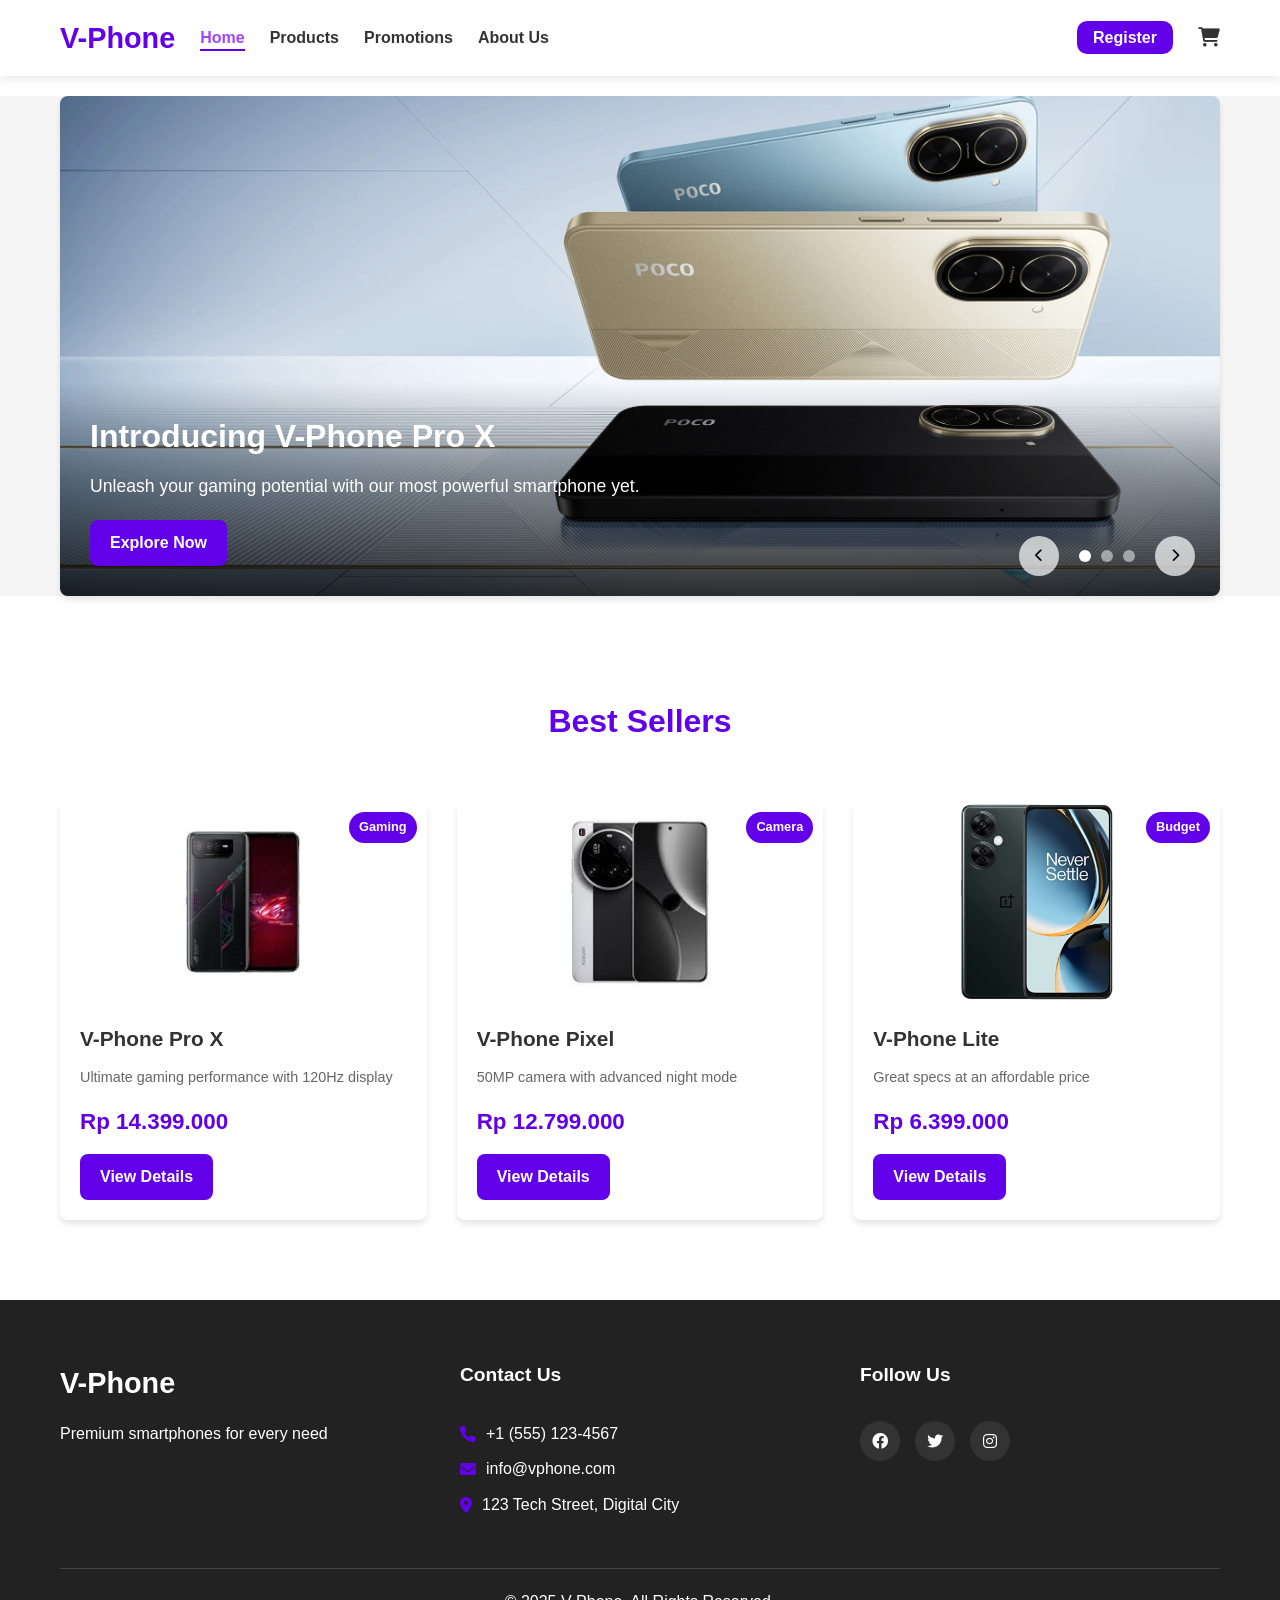
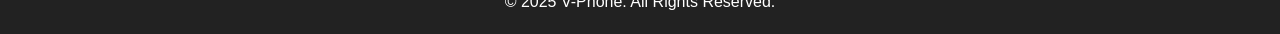
<file: html/index.html>
<!DOCTYPE html>
<html lang="en">
<head>
    <meta charset="UTF-8">
    <meta name="viewport" content="width=device-width, initial-scale=1.0">
    <title>V-Phone - Premium Smartphones</title>
    <link rel="stylesheet" href="/css/styles.css">
    <link rel="stylesheet" href="https://cdnjs.cloudflare.com/ajax/libs/font-awesome/6.0.0-beta3/css/all.min.css">
</head>
<body>
    <!-- navbar -->
    <header>
        <div class="container">
            <div class="logo">
                <h1><a href="index.html">V-Phone</a></h1>
            </div>
            <nav>
                <div class="hamburger">
                    <div class="line"></div>
                    <div class="line"></div>
                    <div class="line"></div>
                </div>
                <ul class="nav-links nav-left">
                    <li><a href="index.html" class="active">Home</a></li>
                    <li><a href="products.html">Products</a></li>
                    <li><a href="promotion.html">Promotions</a></li>
                    <li><a href="about.html">About Us</a></li>
                </ul>
                <ul class="nav-links nav-right">
                    <li><a href="register.html" class="btn-register">Register</a></li>
                    <li><a href="cart.html" class="cart-link"><i class="fas fa-shopping-cart"></i><span id="cart-count" class="cart-count">0</span></a></li>
                </ul>
            </nav>
        </div>
    </header>
    <!-- contents -->
    <main>
        <!-- slider -->
        <section class="hero">
            <div class="container">
                <div class="slider-container">
                    <div class="slider">
                        <div class="slide active">
                            <img src="/images/slider1.jpg" alt="V-Phone Latest Model">
                            <div class="slide-content">
                                <h2>Introducing V-Phone Pro X</h2>
                                <p>Unleash your gaming potential with our most powerful smartphone yet.</p>
                                <a href="products.html" class="btn">Explore Now</a>
                            </div>
                        </div>
                        <div class="slide">
                            <img src="/images/slider2.jpg" alt="V-Phone Camera Features">
                            <div class="slide-content">
                                <h2>Capture Every Moment</h2>
                                <p>Professional-grade camera system in your pocket.</p>
                                <a href="products.html" class="btn">Learn More</a>
                            </div>
                        </div>
                        <div class="slide">
                            <img src="/images/slider3.jpg" alt="V-Phone Special Offer">
                            <div class="slide-content">
                                <h2>Summer Sale</h2>
                                <p>Get up to 30% off on selected models. Limited time offer!</p>
                                <a href="promotion.html" class="btn">View Offers</a>
                            </div>
                        </div>
                    </div>
                    <div class="slider-controls">
                        <button class="prev-btn"><i class="fas fa-chevron-left"></i></button>
                        <div class="dots">
                            <span class="dot active" data-index="0"></span>
                            <span class="dot" data-index="1"></span>
                            <span class="dot" data-index="2"></span>
                        </div>
                        <button class="next-btn"><i class="fas fa-chevron-right"></i></button>
                    </div>
                </div>
            </div>
        </section>
        <!-- featured products -->
        <section class="featured-products">
            <div class="container">
                <h2 class="section-title">Best Sellers</h2>
                <div class="product-grid">
                    <div class="product-card">
                        <div class="product-image">
                            <img src="/images/phone1.jpg" alt="V-Phone Pro X">
                            <div class="product-tag">Gaming</div>
                        </div>
                        <div class="product-info">
                            <h3>V-Phone Pro X</h3>
                            <p class="product-description">Ultimate gaming performance with 120Hz display</p>
                            <div class="product-price">Rp 14.399.000</div>
                            <a href="products.html" class="btn">View Details</a>
                        </div>
                    </div>
                    <div class="product-card">
                        <div class="product-image">
                            <img src="/images/phone3.jpg" alt="V-Phone Pixel">
                            <div class="product-tag">Camera</div>
                        </div>
                        <div class="product-info">
                            <h3>V-Phone Pixel</h3>
                            <p class="product-description">50MP camera with advanced night mode</p>
                            <div class="product-price">Rp 12.799.000</div>
                            <a href="products.html" class="btn">View Details</a>
                        </div>
                    </div>
                    <div class="product-card">
                        <div class="product-image">
                            <img src="/images/phone5.jpg" alt="V-Phone Lite">
                            <div class="product-tag">Budget</div>
                        </div>
                        <div class="product-info">
                            <h3>V-Phone Lite</h3>
                            <p class="product-description">Great specs at an affordable price</p>
                            <div class="product-price">Rp 6.399.000</div>
                            <a href="products.html" class="btn">View Details</a>
                        </div>
                    </div>
                </div>
            </div>
        </section>
    </main>
    <!-- foot -->
    <footer>
        <div class="container">
            <div class="footer-content">
                <div class="footer-logo">
                    <h2>V-Phone</h2>
                    <p>Premium smartphones for every need</p>
                </div>
                <div class="footer-contact">
                    <h3>Contact Us</h3>
                    <p><i class="fas fa-phone"></i> +1 (555) 123-4567</p>
                    <p><i class="fas fa-envelope"></i> info@vphone.com</p>
                    <p><i class="fas fa-map-marker-alt"></i> 123 Tech Street, Digital City</p>
                </div>
                <div class="footer-social">
                    <h3>Follow Us</h3>
                    <div class="social-icons">
                        <a href="#"><i class="fab fa-facebook"></i></a>
                        <a href="#"><i class="fab fa-twitter"></i></a>
                        <a href="#"><i class="fab fa-instagram"></i></a>
                    </div>
                </div>
            </div>
            <div class="footer-bottom">
                <p>&copy; 2025 V-Phone. All Rights Reserved.</p>
            </div>
        </div>
    </footer>

    <script src="/js/script.js"></script>
</body>
</html>
</file>
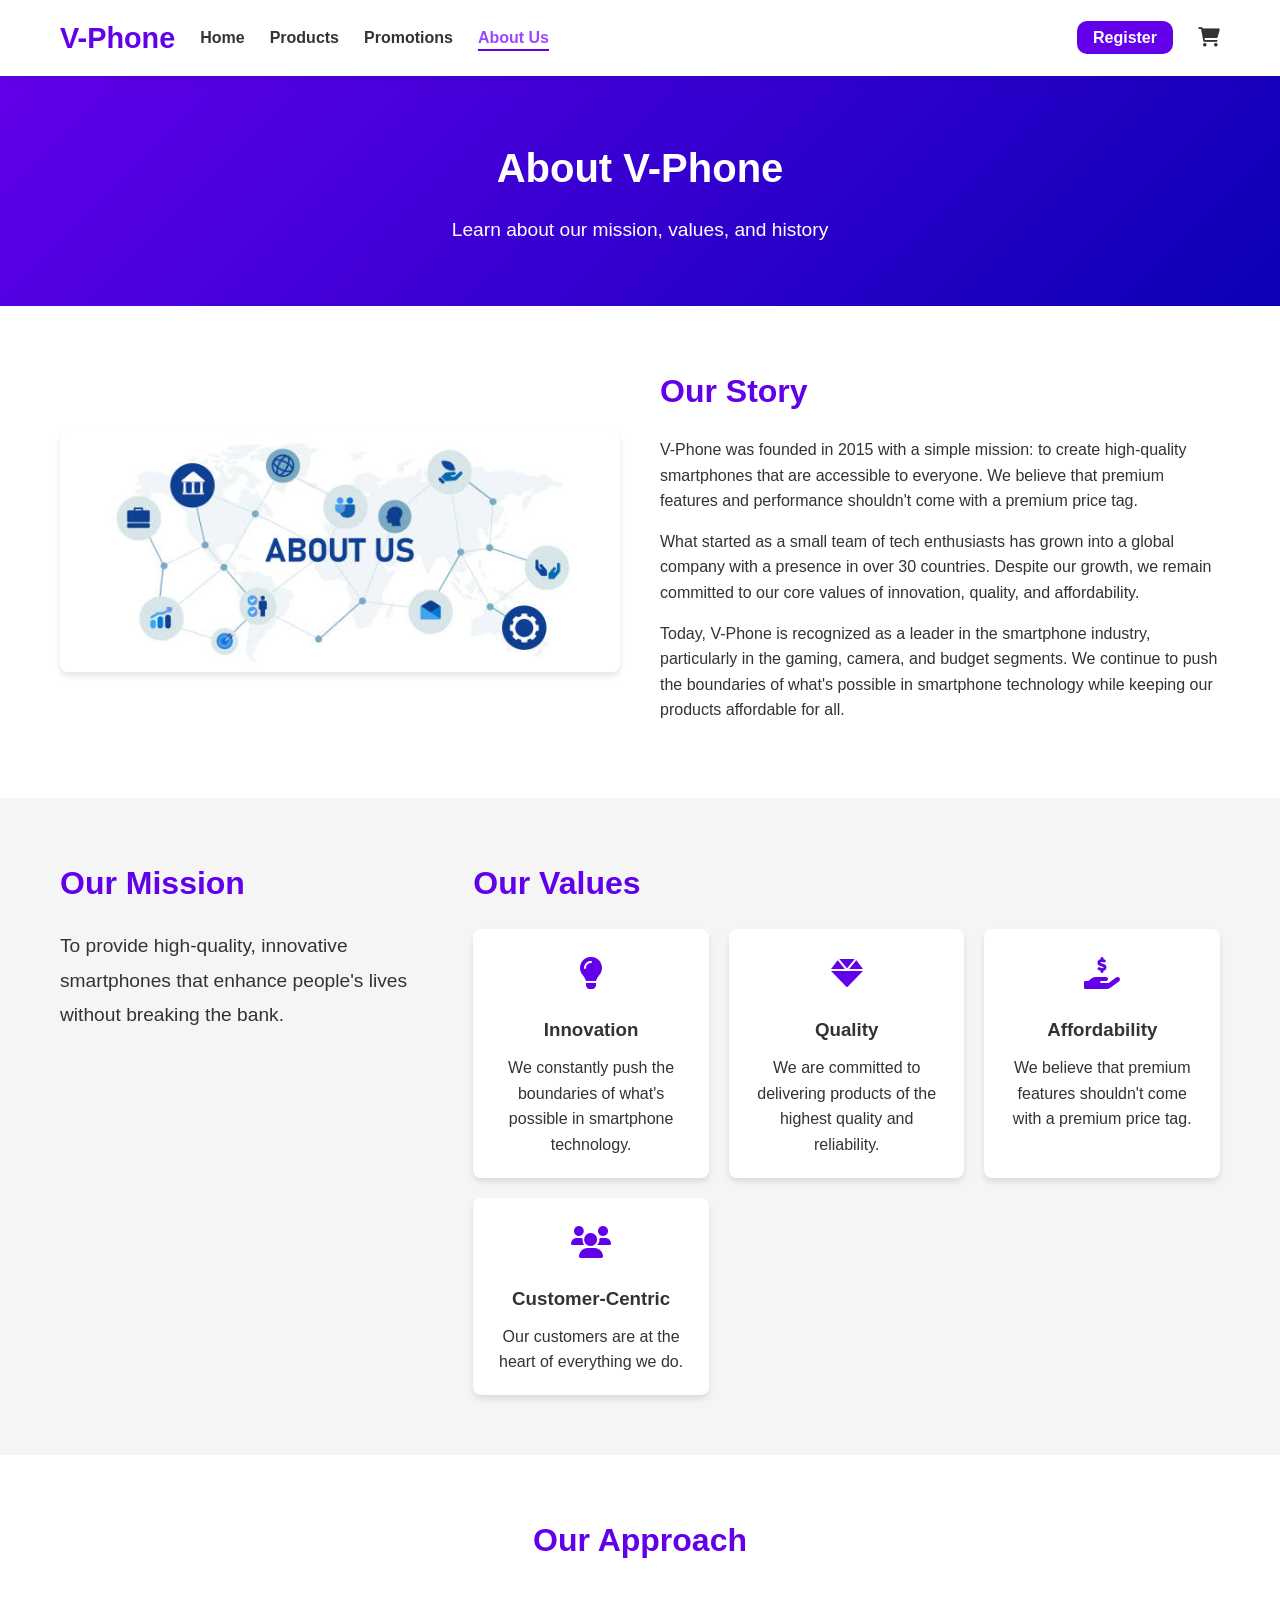
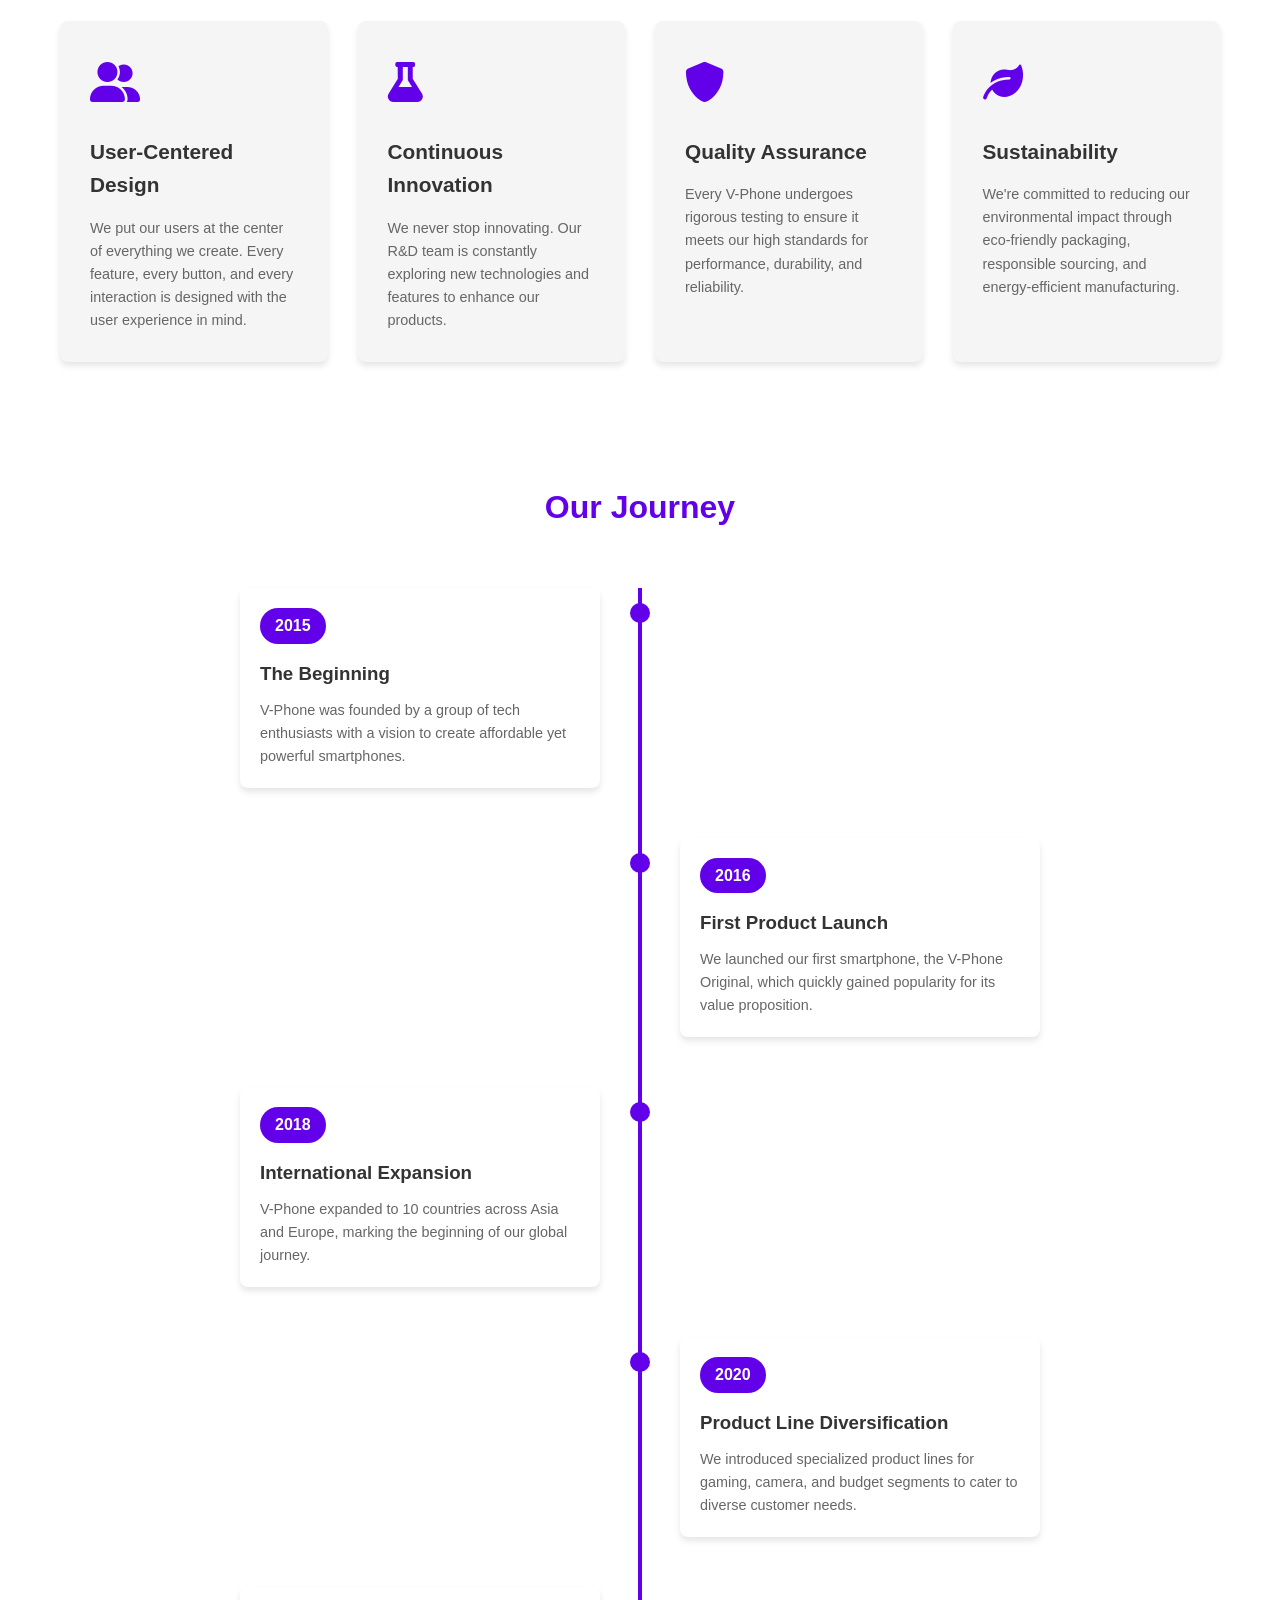
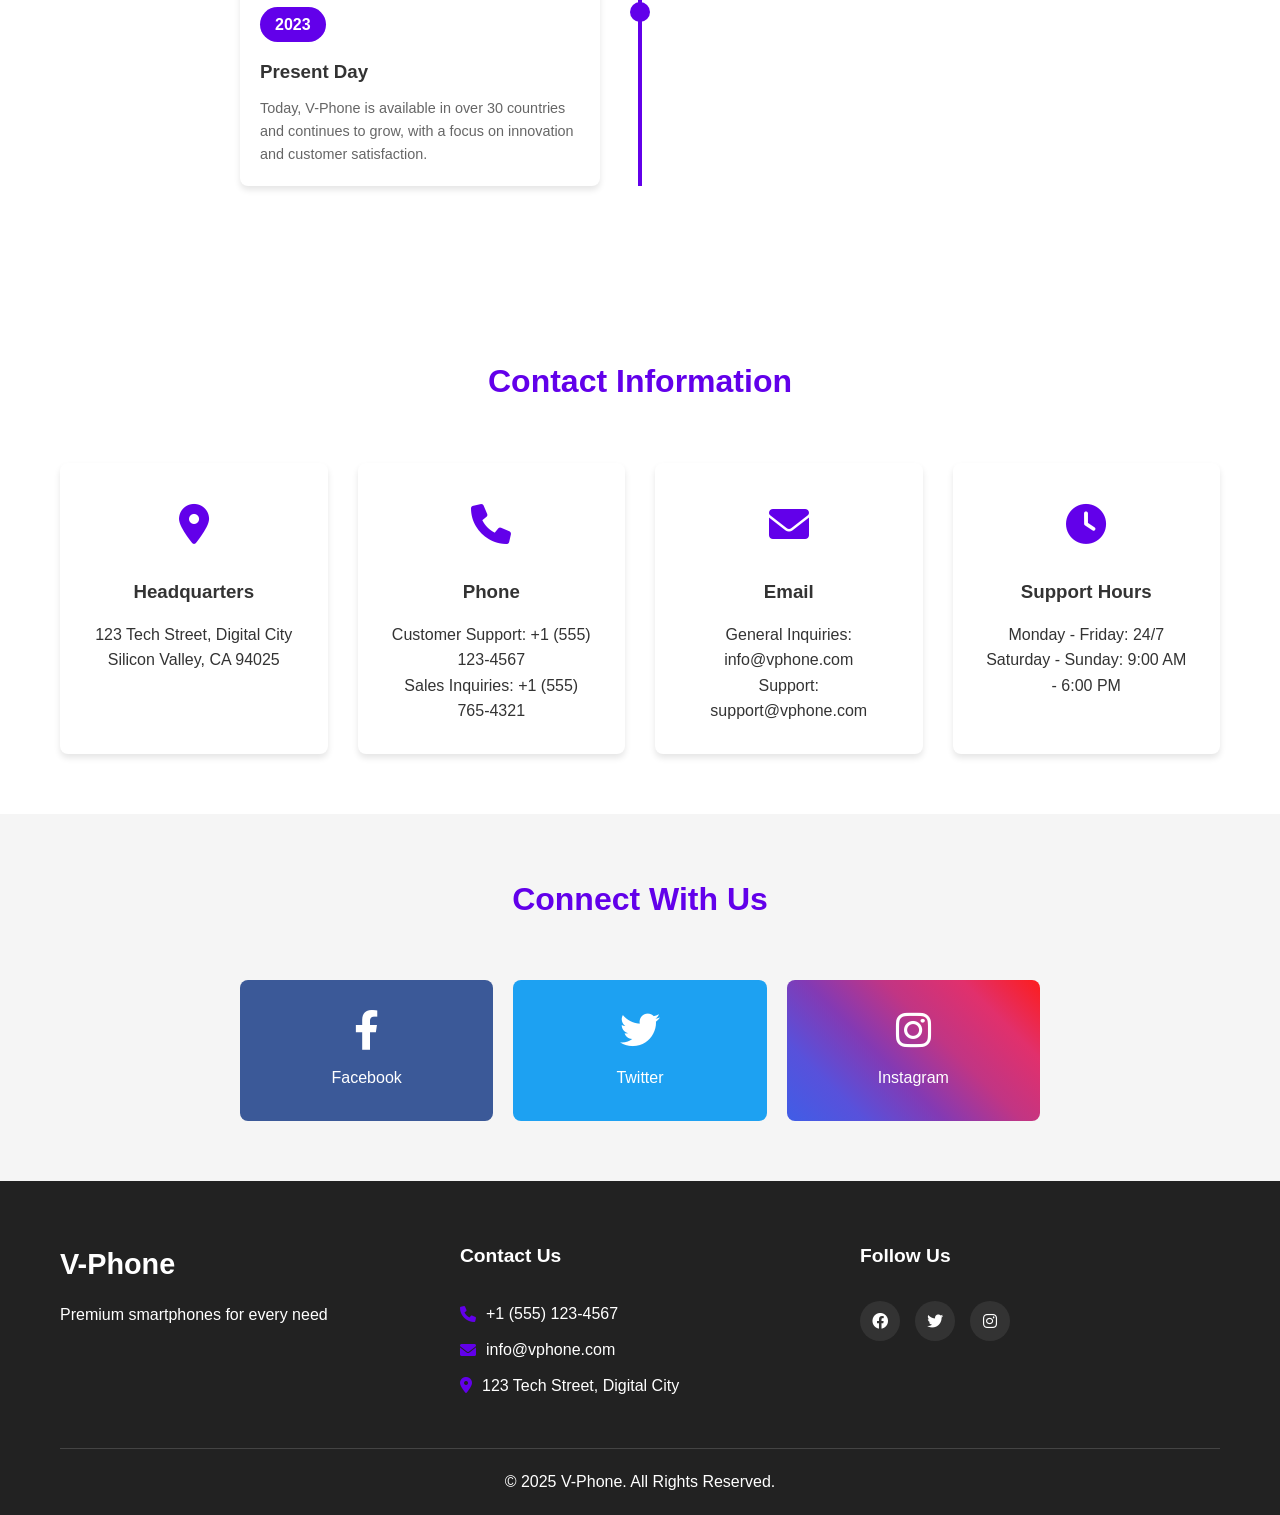
<file: html/about.html>
<!DOCTYPE html>
<html lang="en">
<head>
    <meta charset="UTF-8">
    <meta name="viewport" content="width=device-width, initial-scale=1.0">
    <title>About Us - V-Phone</title>
    <link rel="stylesheet" href="/css/styles.css">
    <link rel="stylesheet" href="https://cdnjs.cloudflare.com/ajax/libs/font-awesome/6.0.0-beta3/css/all.min.css">
</head>
<body>
    <!-- navbar -->
    <header>
        <div class="container">
            <div class="logo">
                <h1><a href="index.html">V-Phone</a></h1>
            </div>
            <nav>
                <div class="hamburger">
                    <div class="line"></div>
                    <div class="line"></div>
                    <div class="line"></div>
                </div>
                <ul class="nav-links nav-left">
                    <li><a href="index.html">Home</a></li>
                    <li><a href="products.html">Products</a></li>
                    <li><a href="promotion.html">Promotions</a></li>
                    <li><a href="about.html" class="active">About Us</a></li>
                </ul>
                <ul class="nav-links nav-right">
                    <li><a href="register.html" class="btn-register">Register</a></li>
                    <li><a href="cart.html" class="cart-link"><i class="fas fa-shopping-cart"></i><span id="cart-count" class="cart-count">0</span></a></li>
                </ul>
            </nav>
        </div>
    </header>

    <!-- contents -->    
    <main>
        <section class="page-banner">
            <div class="container">
                <h1>About V-Phone</h1>
                <p>Learn about our mission, values, and history</p>
            </div>
        </section>

        <!-- about company -->
        <section class="about-intro">
            <div class="container">
                <div class="about-content">
                    <div class="about-image">
                        <img src="/images/about-company.jpg" alt="V-Phone Headquarters">
                    </div>
                    <div class="about-text">
                        <h2>Our Story</h2>
                        <p>V-Phone was founded in 2015 with a simple mission: to create high-quality smartphones that are accessible to everyone. We believe that premium features and performance shouldn't come with a premium price tag.</p>
                        <p>What started as a small team of tech enthusiasts has grown into a global company with a presence in over 30 countries. Despite our growth, we remain committed to our core values of innovation, quality, and affordability.</p>
                        <p>Today, V-Phone is recognized as a leader in the smartphone industry, particularly in the gaming, camera, and budget segments. We continue to push the boundaries of what's possible in smartphone technology while keeping our products affordable for all.</p>
                    </div>
                </div>
            </div>
        </section>

        <!-- mission and values -->
        <section class="mission-values">
            <div class="container">
                <div class="mission-content">
                    <div class="mission">
                        <h2>Our Mission</h2>
                        <p>To provide high-quality, innovative smartphones that enhance people's lives without breaking the bank.</p>
                    </div>
                    <div class="values">
                        <h2>Our Values</h2>
                        <div class="values-grid">
                            <div class="value-item">
                                <div class="value-icon">
                                    <i class="fas fa-lightbulb"></i>
                                </div>
                                <h3>Innovation</h3>
                                <p>We constantly push the boundaries of what's possible in smartphone technology.</p>
                            </div>
                            <div class="value-item">
                                <div class="value-icon">
                                    <i class="fas fa-gem"></i>
                                </div>
                                <h3>Quality</h3>
                                <p>We are committed to delivering products of the highest quality and reliability.</p>
                            </div>
                            <div class="value-item">
                                <div class="value-icon">
                                    <i class="fas fa-hand-holding-usd"></i>
                                </div>
                                <h3>Affordability</h3>
                                <p>We believe that premium features shouldn't come with a premium price tag.</p>
                            </div>
                            <div class="value-item">
                                <div class="value-icon">
                                    <i class="fas fa-users"></i>
                                </div>
                                <h3>Customer-Centric</h3>
                                <p>Our customers are at the heart of everything we do.</p>
                            </div>
                        </div>
                    </div>
                </div>
            </div>
        </section>

        <!-- approach -->
        <section class="our-approach">
            <div class="container">
                <h2 class="section-title">Our Approach</h2>
                <div class="approach-content">
                    <div class="approach-grid">
                        <div class="approach-item">
                            <div class="approach-icon">
                                <i class="fas fa-user-friends"></i>
                            </div>
                            <h3>User-Centered Design</h3>
                            <p>We put our users at the center of everything we create. Every feature, every button, and every interaction is designed with the user experience in mind.</p>
                        </div>
                        <div class="approach-item">
                            <div class="approach-icon">
                                <i class="fas fa-flask"></i>
                            </div>
                            <h3>Continuous Innovation</h3>
                            <p>We never stop innovating. Our R&D team is constantly exploring new technologies and features to enhance our products.</p>
                        </div>
                        <div class="approach-item">
                            <div class="approach-icon">
                                <i class="fas fa-shield-alt"></i>
                            </div>
                            <h3>Quality Assurance</h3>
                            <p>Every V-Phone undergoes rigorous testing to ensure it meets our high standards for performance, durability, and reliability.</p>
                        </div>
                        <div class="approach-item">
                            <div class="approach-icon">
                                <i class="fas fa-leaf"></i>
                            </div>
                            <h3>Sustainability</h3>
                            <p>We're committed to reducing our environmental impact through eco-friendly packaging, responsible sourcing, and energy-efficient manufacturing.</p>
                        </div>
                    </div>
                </div>
            </div>
        </section>

        <!-- timeline -->
        <section class="timeline">
            <div class="container">
                <h2 class="section-title">Our Journey</h2>
                <div class="timeline-container">
                    <div class="timeline-item">
                        <div class="timeline-dot"></div>
                        <div class="timeline-content">
                            <div class="timeline-date">2015</div>
                            <h3>The Beginning</h3>
                            <p>V-Phone was founded by a group of tech enthusiasts with a vision to create affordable yet powerful smartphones.</p>
                        </div>
                    </div>
                    <div class="timeline-item">
                        <div class="timeline-dot"></div>
                        <div class="timeline-content">
                            <div class="timeline-date">2016</div>
                            <h3>First Product Launch</h3>
                            <p>We launched our first smartphone, the V-Phone Original, which quickly gained popularity for its value proposition.</p>
                        </div>
                    </div>
                    <div class="timeline-item">
                        <div class="timeline-dot"></div>
                        <div class="timeline-content">
                            <div class="timeline-date">2018</div>
                            <h3>International Expansion</h3>
                            <p>V-Phone expanded to 10 countries across Asia and Europe, marking the beginning of our global journey.</p>
                        </div>
                    </div>
                    <div class="timeline-item">
                        <div class="timeline-dot"></div>
                        <div class="timeline-content">
                            <div class="timeline-date">2020</div>
                            <h3>Product Line Diversification</h3>
                            <p>We introduced specialized product lines for gaming, camera, and budget segments to cater to diverse customer needs.</p>
                        </div>
                    </div>
                    <div class="timeline-item">
                        <div class="timeline-dot"></div>
                        <div class="timeline-content">
                            <div class="timeline-date">2023</div>
                            <h3>Present Day</h3>
                            <p>Today, V-Phone is available in over 30 countries and continues to grow, with a focus on innovation and customer satisfaction.</p>
                        </div>
                    </div>
                </div>
            </div>
        </section>

        <!-- contacts -->
        <section class="contact-info">
            <div class="container">
                <h2 class="section-title">Contact Information</h2>
                <div class="contact-grid">
                    <div class="contact-card">
                        <div class="contact-icon">
                            <i class="fas fa-map-marker-alt"></i>
                        </div>
                        <h3>Headquarters</h3>
                        <p>123 Tech Street, Digital City</p>
                        <p>Silicon Valley, CA 94025</p>
                    </div>
                    <div class="contact-card">
                        <div class="contact-icon">
                            <i class="fas fa-phone"></i>
                        </div>
                        <h3>Phone</h3>
                        <p>Customer Support: +1 (555) 123-4567</p>
                        <p>Sales Inquiries: +1 (555) 765-4321</p>
                    </div>
                    <div class="contact-card">
                        <div class="contact-icon">
                            <i class="fas fa-envelope"></i>
                        </div>
                        <h3>Email</h3>
                        <p>General Inquiries: info@vphone.com</p>
                        <p>Support: support@vphone.com</p>
                    </div>
                    <div class="contact-card">
                        <div class="contact-icon">
                            <i class="fas fa-clock"></i>
                        </div>
                        <h3>Support Hours</h3>
                        <p>Monday - Friday: 24/7</p>
                        <p>Saturday - Sunday: 9:00 AM - 6:00 PM</p>
                    </div>
                </div>
            </div>
        </section>

        <!-- social media -->
        <section class="social-media">
            <div class="container">
                <h2 class="section-title">Connect With Us</h2>
                <div class="social-grid">
                    <a href="#" class="social-card facebook">
                        <i class="fab fa-facebook-f"></i>
                        <span>Facebook</span>
                    </a>
                    <a href="#" class="social-card twitter">
                        <i class="fab fa-twitter"></i>
                        <span>Twitter</span>
                    </a>
                    <a href="#" class="social-card instagram">
                        <i class="fab fa-instagram"></i>
                        <span>Instagram</span>
                    </a>
                </div>
            </div>
        </section>
    </main>

    <!-- foot -->
    <footer>
        <div class="container">
            <div class="footer-content">
                <div class="footer-logo">
                    <h2>V-Phone</h2>
                    <p>Premium smartphones for every need</p>
                </div>
                <div class="footer-contact">
                    <h3>Contact Us</h3>
                    <p><i class="fas fa-phone"></i> +1 (555) 123-4567</p>
                    <p><i class="fas fa-envelope"></i> info@vphone.com</p>
                    <p><i class="fas fa-map-marker-alt"></i> 123 Tech Street, Digital City</p>
                </div>
                <div class="footer-social">
                    <h3>Follow Us</h3>  
                    <div class="social-icons">
                        <a href="#"><i class="fab fa-facebook"></i></a>
                        <a href="#"><i class="fab fa-twitter"></i></a>
                        <a href="#"><i class="fab fa-instagram"></i></a>
                    </div>
                </div>
            </div>
            <div class="footer-bottom">
                <p>&copy; 2025 V-Phone. All Rights Reserved.</p>
            </div>
        </div>
    </footer>

    <script src="/js/script.js"></script>
</body>
</html>
</file>
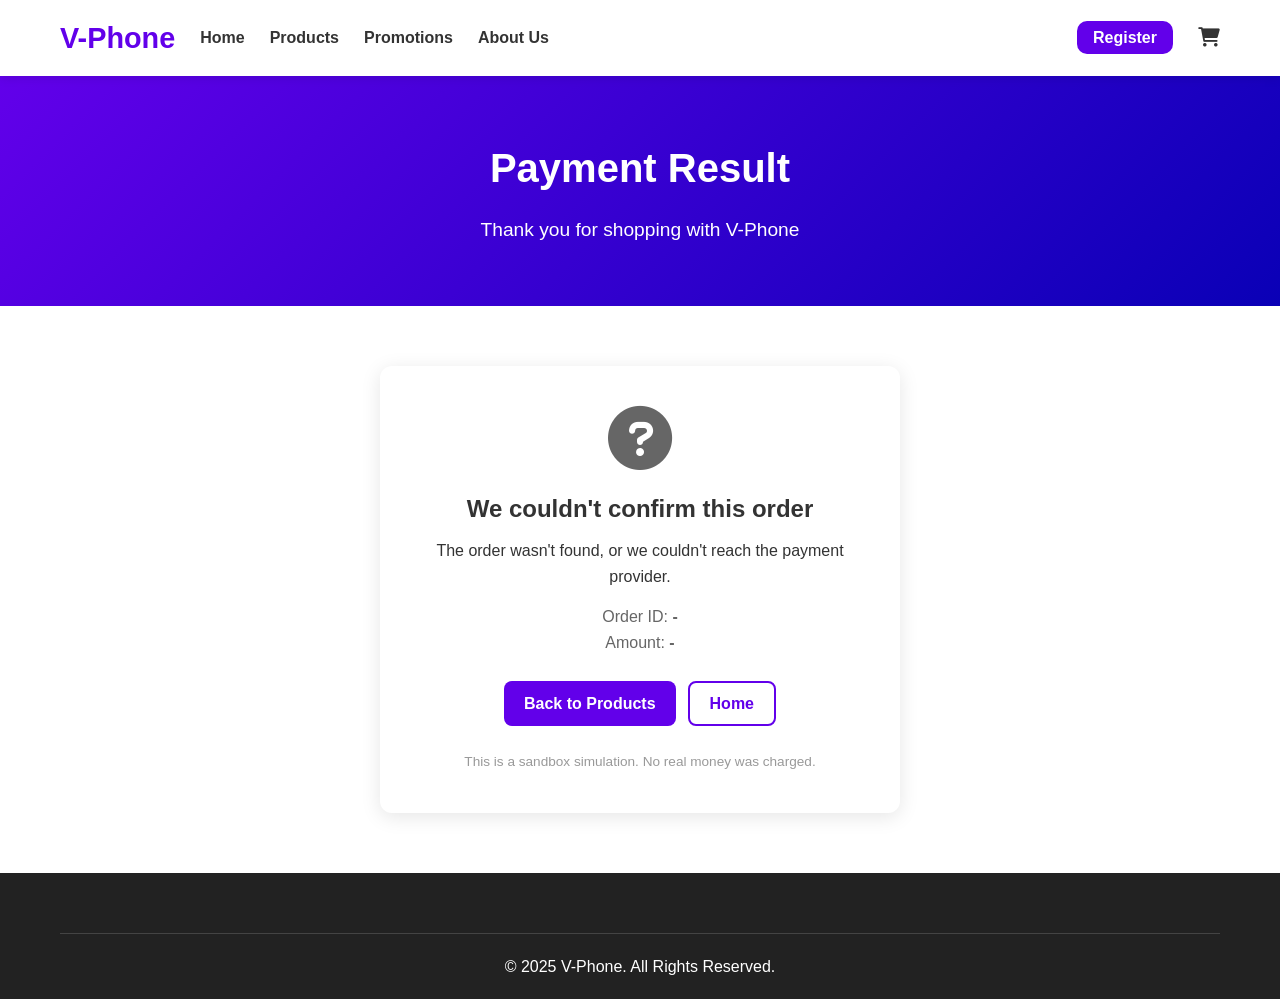
<file: html/payment-result.html>
<!DOCTYPE html>
<html lang="en">
<head>
    <meta charset="UTF-8">
    <meta name="viewport" content="width=device-width, initial-scale=1.0">
    <title>Payment Result - V-Phone</title>
    <link rel="stylesheet" href="/css/styles.css">
    <link rel="stylesheet" href="https://cdnjs.cloudflare.com/ajax/libs/font-awesome/6.0.0-beta3/css/all.min.css">
</head>
<body>
    <header>
        <div class="container">
            <div class="logo">
                <h1><a href="index.html">V-Phone</a></h1>
            </div>
            <nav>
                <div class="hamburger">
                    <div class="line"></div>
                    <div class="line"></div>
                    <div class="line"></div>
                </div>
                <ul class="nav-links nav-left">
                    <li><a href="index.html">Home</a></li>
                    <li><a href="products.html">Products</a></li>
                    <li><a href="promotion.html">Promotions</a></li>
                    <li><a href="about.html">About Us</a></li>
                </ul>
                <ul class="nav-links nav-right">
                    <li><a href="register.html" class="btn-register">Register</a></li>
                    <li><a href="cart.html" class="cart-link"><i class="fas fa-shopping-cart"></i><span id="cart-count" class="cart-count">0</span></a></li>
                </ul>
            </nav>
        </div>
    </header>

    <main>
        <section class="page-banner">
            <div class="container">
                <h1>Payment Result</h1>
                <p>Thank you for shopping with V-Phone</p>
            </div>
        </section>

        <section class="result-section">
            <div class="container">
                <div class="result-card" id="result-card">
                    <i id="result-icon" class="fas fa-circle-notch"></i>
                    <h2 id="result-title">Checking your payment...</h2>
                    <p id="result-message"></p>
                    <p class="result-order">
                        Order ID: <strong id="result-order">-</strong><br>
                        Amount: <strong id="result-amount">-</strong>
                    </p>
                    <div class="result-actions">
                        <button class="btn btn-outline" id="result-refresh" style="display:none">Check again</button>
                        <a href="products.html" class="btn">Back to Products</a>
                        <a href="index.html" class="btn btn-outline">Home</a>
                    </div>
                    <p class="result-note">This is a sandbox simulation. No real money was charged.</p>
                </div>
            </div>
        </section>
    </main>

    <footer>
        <div class="container">
            <div class="footer-bottom">
                <p>&copy; 2025 V-Phone. All Rights Reserved.</p>
            </div>
        </div>
    </footer>

    <script src="/js/script.js"></script>
    <script src="/js/payment-result.js"></script>
</body>
</html>
</file>
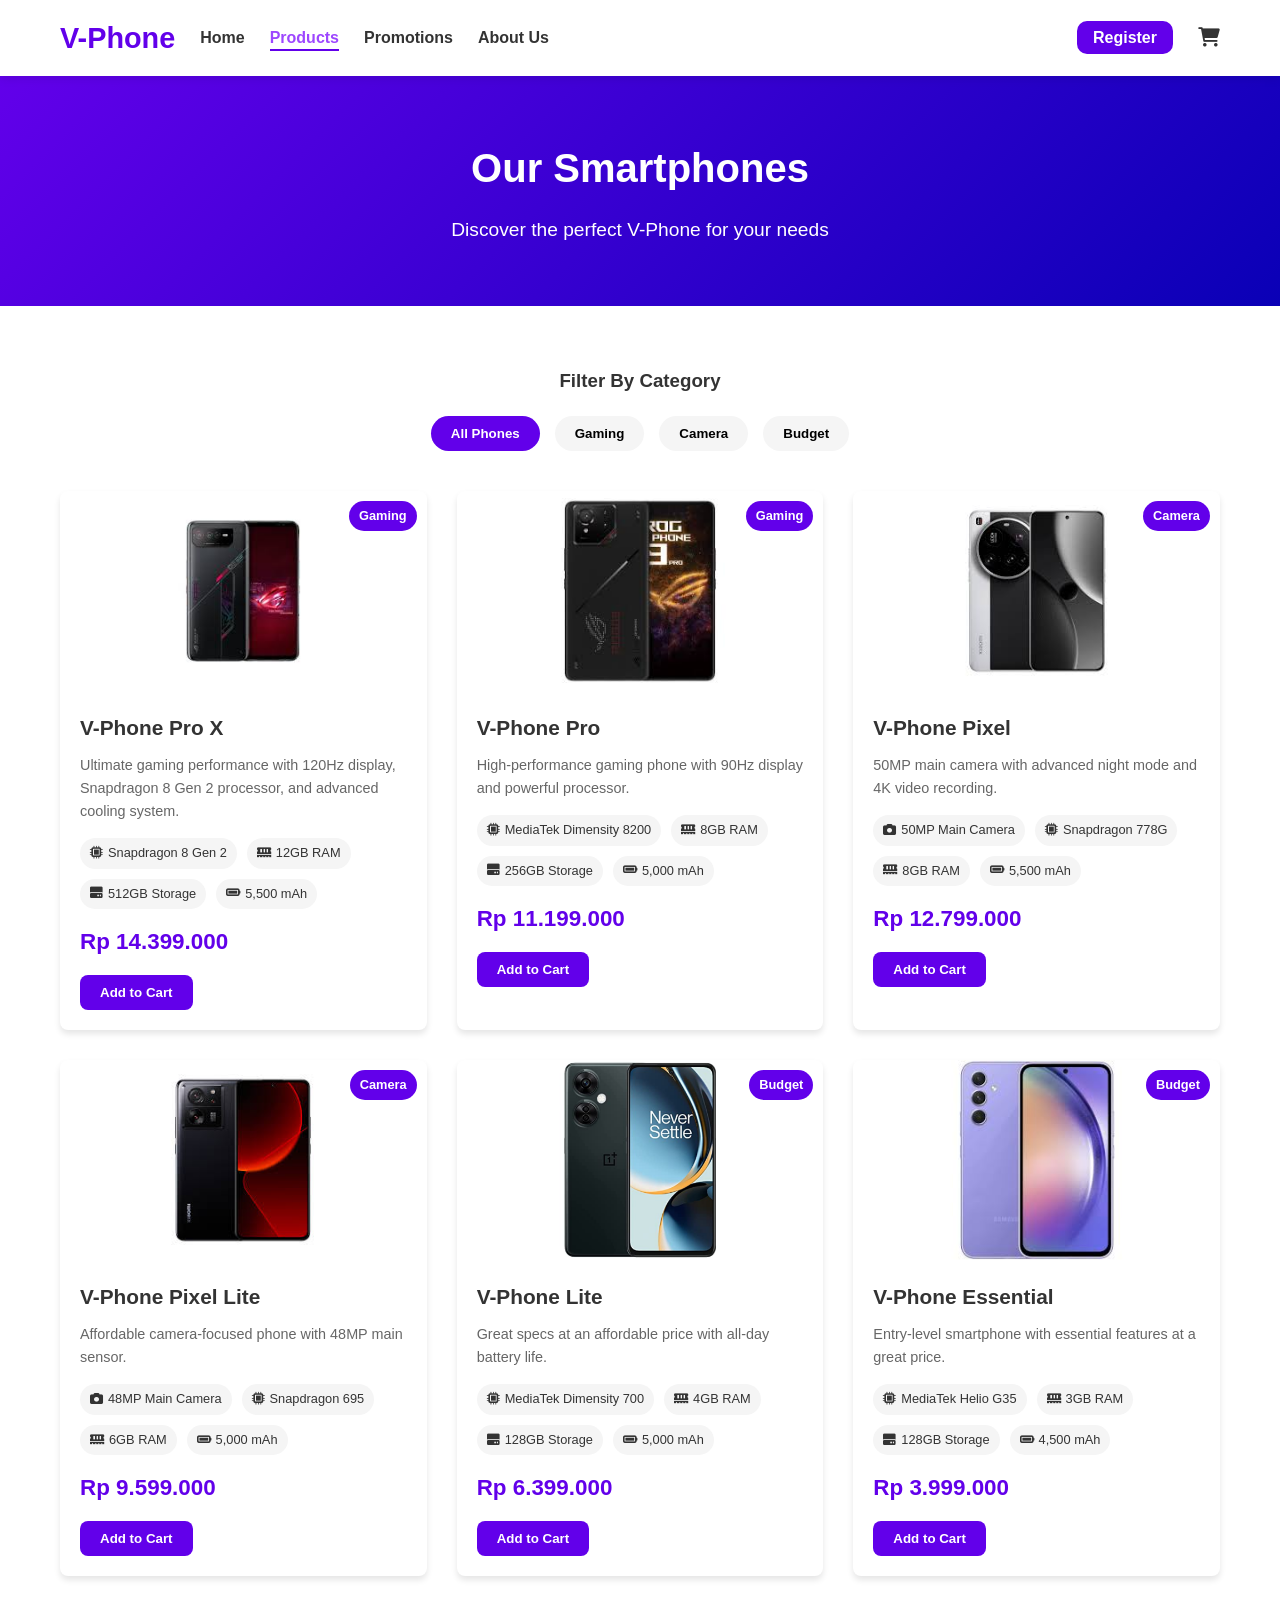
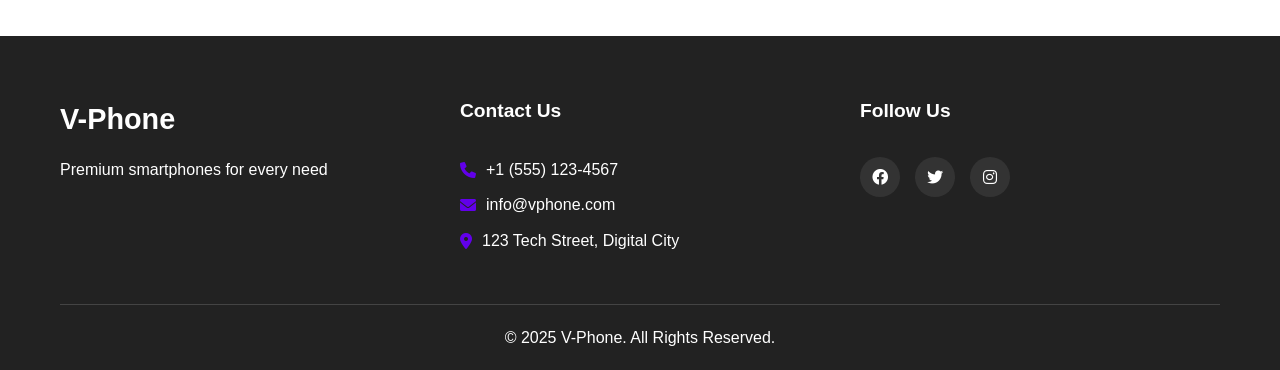
<file: html/products.html>
<!DOCTYPE html>
<html lang="en">
<head>
    <meta charset="UTF-8">
    <meta name="viewport" content="width=device-width, initial-scale=1.0">
    <title>Products - V-Phone</title>
    <link rel="stylesheet" href="/css/styles.css">
    <link rel="stylesheet" href="https://cdnjs.cloudflare.com/ajax/libs/font-awesome/6.0.0-beta3/css/all.min.css">
</head>
<body>
    <!-- navbar -->
    <header>
        <div class="container">
            <div class="logo">
                <h1><a href="index.html">V-Phone</a></h1>
            </div>
            <nav>
                <div class="hamburger">
                    <div class="line"></div>
                    <div class="line"></div>
                    <div class="line"></div>
                </div>
                <ul class="nav-links nav-left">
                    <li><a href="index.html">Home</a></li>
                    <li><a href="products.html" class="active">Products</a></li>
                    <li><a href="promotion.html">Promotions</a></li>
                    <li><a href="about.html">About Us</a></li>
                </ul>
                <ul class="nav-links nav-right">
                    <li><a href="register.html" class="btn-register">Register</a></li>
                    <li><a href="cart.html" class="cart-link"><i class="fas fa-shopping-cart"></i><span id="cart-count" class="cart-count">0</span></a></li>
                </ul>
            </nav>
        </div>
    </header>
    <!-- contents -->
    <main>
        <section class="page-banner">
            <div class="container">
                <h1>Our Smartphones</h1>
                <p>Discover the perfect V-Phone for your needs</p>
            </div>
        </section>
        <!-- filter -->
        <section class="products-section">
            <div class="container">
                <div class="filter-container">
                    <h3>Filter By Category</h3>
                    <div class="filter-options">
                        <button class="filter-btn active" data-filter="all">All Phones</button>
                        <button class="filter-btn" data-filter="gaming">Gaming</button>
                        <button class="filter-btn" data-filter="camera">Camera</button>
                        <button class="filter-btn" data-filter="budget">Budget</button>
                    </div>
                </div>

                <div class="product-grid">
                    <!-- gaming phones -->
                    <div class="product-card" data-category="gaming">
                        <div class="product-image">
                            <img src="/images/phone1.jpg" alt="V-Phone Pro X">
                            <div class="product-tag">Gaming</div>
                        </div>
                        <div class="product-info">
                            <h3>V-Phone Pro X</h3>
                            <p class="product-description">Ultimate gaming performance with 120Hz display, Snapdragon 8 Gen 2 processor, and advanced cooling system.</p>
                            <div class="product-specs">
                                <span><i class="fas fas fa-microchip"></i> Snapdragon 8 Gen 2</span>
                                <span><i class="fas fa-memory"></i> 12GB RAM</span>
                                <span><i class="fas fa-hdd"></i> 512GB Storage</span>
                                <span><i class="fas fa-battery-full"></i>5,500 mAh</span>
                            </div>
                            <div class="product-price">Rp 14.399.000</div>
                            <button class="btn buy-btn" data-id="pro-x">Add to Cart</button>
                        </div>
                    </div>

                    <div class="product-card" data-category="gaming">
                        <div class="product-image">
                            <img src="/images/phone2.jpg" alt="V-Phone Pro">
                            <div class="product-tag">Gaming</div>
                        </div>
                        <div class="product-info">
                            <h3>V-Phone Pro</h3>
                            <p class="product-description">High-performance gaming phone with 90Hz display and powerful processor.</p>
                            <div class="product-specs">
                                <span><i class="fas fa-microchip"></i> MediaTek Dimensity 8200</span>
                                <span><i class="fas fa-memory"></i> 8GB RAM</span>
                                <span><i class="fas fa-hdd"></i> 256GB Storage</span>
                                <span><i class="fas fa-battery-full"></i>5,000 mAh</span>
                            </div>
                            <div class="product-price">Rp 11.199.000</div>
                            <button class="btn buy-btn" data-id="pro">Add to Cart</button>
                        </div>
                    </div>

                    <!-- camera phones -->
                    <div class="product-card" data-category="camera">
                        <div class="product-image">
                            <img src="/images/phone3.jpg" alt="V-Phone Pixel">
                            <div class="product-tag">Camera</div>
                        </div>
                        <div class="product-info">
                            <h3>V-Phone Pixel</h3>
                            <p class="product-description">50MP main camera with advanced night mode and 4K video recording.</p>
                            <div class="product-specs">
                                <span><i class="fas fa-camera"></i> 50MP Main Camera</span>
                                <span><i class="fas fa-microchip"></i> Snapdragon 778G</span>
                                <span><i class="fas fa-memory"></i> 8GB RAM</span>
                                <span><i class="fas fa-battery-full"></i>5,500 mAh</span>
                            </div>
                            <div class="product-price">Rp 12.799.000</div>
                            <button class="btn buy-btn" data-id="pixel">Add to Cart</button>
                        </div>
                    </div>

                    <div class="product-card" data-category="camera">
                        <div class="product-image">
                            <img src="/images/phone4.jpg" alt="V-Phone Pixel Lite">
                            <div class="product-tag">Camera</div>
                        </div>
                        <div class="product-info">
                            <h3>V-Phone Pixel Lite</h3>
                            <p class="product-description">Affordable camera-focused phone with 48MP main sensor.</p>
                            <div class="product-specs">
                                <span><i class="fas fa-camera"></i> 48MP Main Camera</span>
                                <span><i class="fas fa-microchip"></i> Snapdragon 695</span>
                                <span><i class="fas fa-memory"></i> 6GB RAM</span>
                                <span><i class="fas fa-battery-full"></i>5,000 mAh</span>
                            </div>
                            <div class="product-price">Rp 9.599.000</div>
                            <button class="btn buy-btn" data-id="pixel-lite">Add to Cart</button>
                        </div>
                    </div>

                    <!-- budget phones -->
                    <div class="product-card" data-category="budget">
                        <div class="product-image">
                            <img src="/images/phone5.jpg" alt="V-Phone Lite">
                            <div class="product-tag">Budget</div>
                        </div>
                        <div class="product-info">
                            <h3>V-Phone Lite</h3>
                            <p class="product-description">Great specs at an affordable price with all-day battery life.</p>
                            <div class="product-specs">
                                <span><i class="fas fa-microchip"></i> MediaTek Dimensity 700</span>
                                <span><i class="fas fa-memory"></i> 4GB RAM</span>
                                <span><i class="fas fa-hdd"></i> 128GB Storage</span>
                                <span><i class="fas fa-battery-full"></i>5,000 mAh</span>
                            </div>
                            <div class="product-price">Rp 6.399.000</div>
                            <button class="btn buy-btn" data-id="lite">Add to Cart</button>
                        </div>
                    </div>

                    <div class="product-card" data-category="budget">
                        <div class="product-image">
                            <img src="/images/phone6.jpg" alt="V-Phone Essential">
                            <div class="product-tag">Budget</div>
                        </div>
                        <div class="product-info">
                            <h3>V-Phone Essential</h3>
                            <p class="product-description">Entry-level smartphone with essential features at a great price.</p>
                            <div class="product-specs">
                                <span><i class="fas fa-microchip"></i> MediaTek Helio G35</span>
                                <span><i class="fas fa-memory"></i> 3GB RAM</span>
                                <span><i class="fas fa-hdd"></i> 128GB Storage</span>
                                <span><i class="fas fa-battery-full"></i>4,500 mAh</span>
                            </div>
                            <div class="product-price">Rp 3.999.000</div>
                            <button class="btn buy-btn" data-id="essential">Add to Cart</button>
                        </div>
                    </div>
                </div>
            </div>
        </section>
    </main>
    
    <!-- foot -->
    <footer>
        <div class="container">
            <div class="footer-content">
                <div class="footer-logo">
                    <h2>V-Phone</h2>
                    <p>Premium smartphones for every need</p>
                </div>
                <div class="footer-contact">
                    <h3>Contact Us</h3>
                    <p><i class="fas fa-phone"></i> +1 (555) 123-4567</p>
                    <p><i class="fas fa-envelope"></i> info@vphone.com</p>
                    <p><i class="fas fa-map-marker-alt"></i> 123 Tech Street, Digital City</p>
                </div>
                <div class="footer-social">
                    <h3>Follow Us</h3>
                    <div class="social-icons">
                        <a href="#"><i class="fab fa-facebook"></i></a>
                        <a href="#"><i class="fab fa-twitter"></i></a>
                        <a href="#"><i class="fab fa-instagram"></i></a>
                    </div>
                </div>
            </div>
            <div class="footer-bottom">
                <p>&copy; 2025 V-Phone. All Rights Reserved.</p>
            </div>
        </div>
    </footer>

    <script src="/js/script.js"></script>
</body>
</html>
</file>
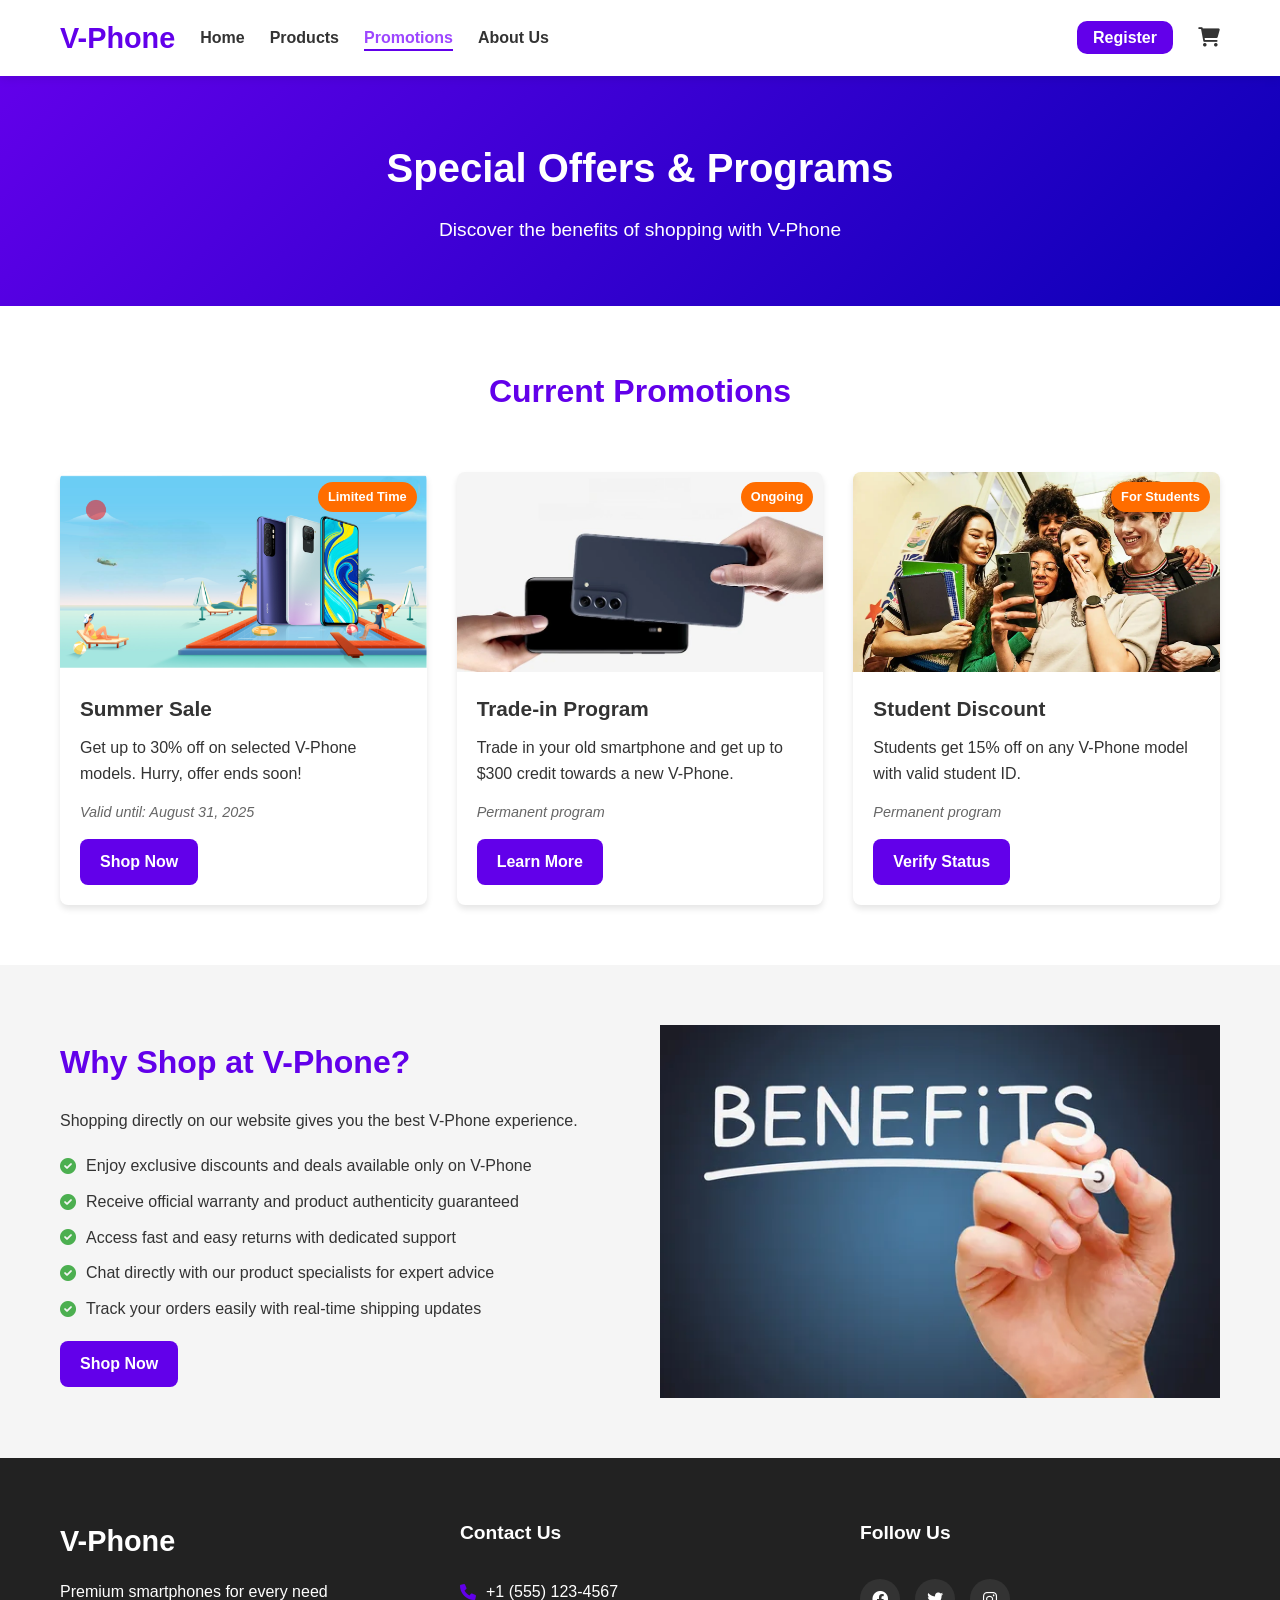
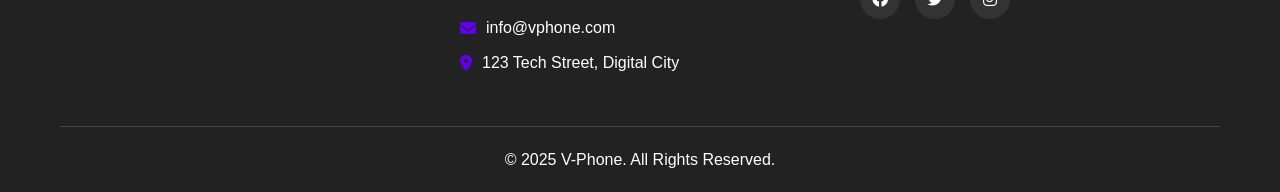
<file: html/promotion.html>
<!DOCTYPE html>
<html lang="en">
<head>
    <meta charset="UTF-8">
    <meta name="viewport" content="width=device-width, initial-scale=1.0">
    <title>Promotions - V-Phone</title>
    <link rel="stylesheet" href="/css/styles.css">
    <link rel="stylesheet" href="https://cdnjs.cloudflare.com/ajax/libs/font-awesome/6.0.0-beta3/css/all.min.css">
</head>
<body>
    <!-- navbar -->
    <header>
        <div class="container">
            <div class="logo">
                <h1><a href="index.html">V-Phone</a></h1>
            </div>
            <nav>
                <div class="hamburger">
                    <div class="line"></div>
                    <div class="line"></div>
                    <div class="line"></div>
                </div>
                <ul class="nav-links nav-left">
                    <li><a href="index.html">Home</a></li>
                    <li><a href="products.html">Products</a></li>
                    <li><a href="promotion.html" class="active">Promotions</a></li>
                    <li><a href="about.html">About Us</a></li>
                </ul>
                <ul class="nav-links nav-right">
                    <li><a href="register.html" class="btn-register">Register</a></li>
                    <li><a href="cart.html" class="cart-link"><i class="fas fa-shopping-cart"></i><span id="cart-count" class="cart-count">0</span></a></li>
                </ul>
            </nav>
        </div>
    </header>

    <!-- contents -->
    <main>
        <section class="page-banner">
            <div class="container">
                <h1>Special Offers & Programs</h1>
                <p>Discover the benefits of shopping with V-Phone</p>
            </div>
        </section>

        <section class="current-promotions">
            <div class="container">
                <h2 class="section-title">Current Promotions</h2>
                <div class="promo-cards">
                    <!-- card 1 -->
                    <div class="promo-card">
                        <div class="promo-image">
                            <img src="/images/promo1.jpg" alt="Summer Sale">
                            <div class="promo-tag">Limited Time</div>
                        </div>
                        <div class="promo-content">
                            <h3>Summer Sale</h3>
                            <p>Get up to 30% off on selected V-Phone models. Hurry, offer ends soon!</p>
                            <p class="promo-dates">Valid until: August 31, 2025</p>
                            <a href="products.html" class="btn">Shop Now</a>
                        </div>
                    </div>
                    <!-- card 2 -->
                    <div class="promo-card">
                        <div class="promo-image">
                            <img src="/images/promo2.jpg" alt="Trade-in Program">
                            <div class="promo-tag">Ongoing</div>
                        </div>
                        <div class="promo-content">
                            <h3>Trade-in Program</h3>
                            <p>Trade in your old smartphone and get up to $300 credit towards a new V-Phone.</p>
                            <p class="promo-dates">Permanent program</p>
                            <a href="#" class="btn">Learn More</a>
                        </div>
                    </div>
                    <!-- card 3 -->
                    <div class="promo-card">
                        <div class="promo-image">
                            <img src="/images/promo3.jpg" alt="Student Discount">
                            <div class="promo-tag">For Students</div>
                        </div>
                        <div class="promo-content">
                            <h3>Student Discount</h3>
                            <p>Students get 15% off on any V-Phone model with valid student ID.</p>
                            <p class="promo-dates">Permanent program</p>
                            <a href="#" class="btn">Verify Status</a>
                        </div>
                    </div>
                </div>
            </div>
        </section>

        <!-- benefit -->
        <section class="shop-benefits"> 
            <div class="container">
                <div class="benefit-content">
                    <div class="benefit-info">
                        <h2>Why Shop at V-Phone?</h2>
                        <p>Shopping directly on our website gives you the best V-Phone experience.</p>
                        <ul class="benefits-list">
                            <li><i class="fas fa-check-circle"></i> Enjoy exclusive discounts and deals available only on V-Phone</li>
                            <li><i class="fas fa-check-circle"></i> Receive official warranty and product authenticity guaranteed</li>
                            <li><i class="fas fa-check-circle"></i> Access fast and easy returns with dedicated support</li>
                            <li><i class="fas fa-check-circle"></i> Chat directly with our product specialists for expert advice</li>
                            <li><i class="fas fa-check-circle"></i> Track your orders easily with real-time shipping updates</li>
                        </ul>
                        <a href="products.html" class="btn">Shop Now</a>
                    </div>
                    <div class="benefits">
                        <img src="/images/loyalty.jpg" alt="V-Phone Loyalty Program">
                    </div>
                </div>
            </div>
        </section>
    </main>

    <!-- foot -->
    <footer>
        <div class="container">
            <div class="footer-content">
                <div class="footer-logo">
                    <h2>V-Phone</h2>
                    <p>Premium smartphones for every need</p>
                </div>
                <div class="footer-contact">
                    <h3>Contact Us</h3>
                    <p><i class="fas fa-phone"></i> +1 (555) 123-4567</p>
                    <p><i class="fas fa-envelope"></i> info@vphone.com</p>
                    <p><i class="fas fa-map-marker-alt"></i> 123 Tech Street, Digital City</p>
                </div>
                <div class="footer-social">
                    <h3>Follow Us</h3>
                    <div class="social-icons">
                        <a href="#"><i class="fab fa-facebook"></i></a>
                        <a href="#"><i class="fab fa-twitter"></i></a>
                        <a href="#"><i class="fab fa-instagram"></i></a>
                    </div>
                </div>
            </div>
            <div class="footer-bottom">
                <p>&copy; 2025 V-Phone. All Rights Reserved.</p>
            </div>
        </div>
    </footer>

    <script src="/js/script.js"></script>
</body>
</html>
</file>
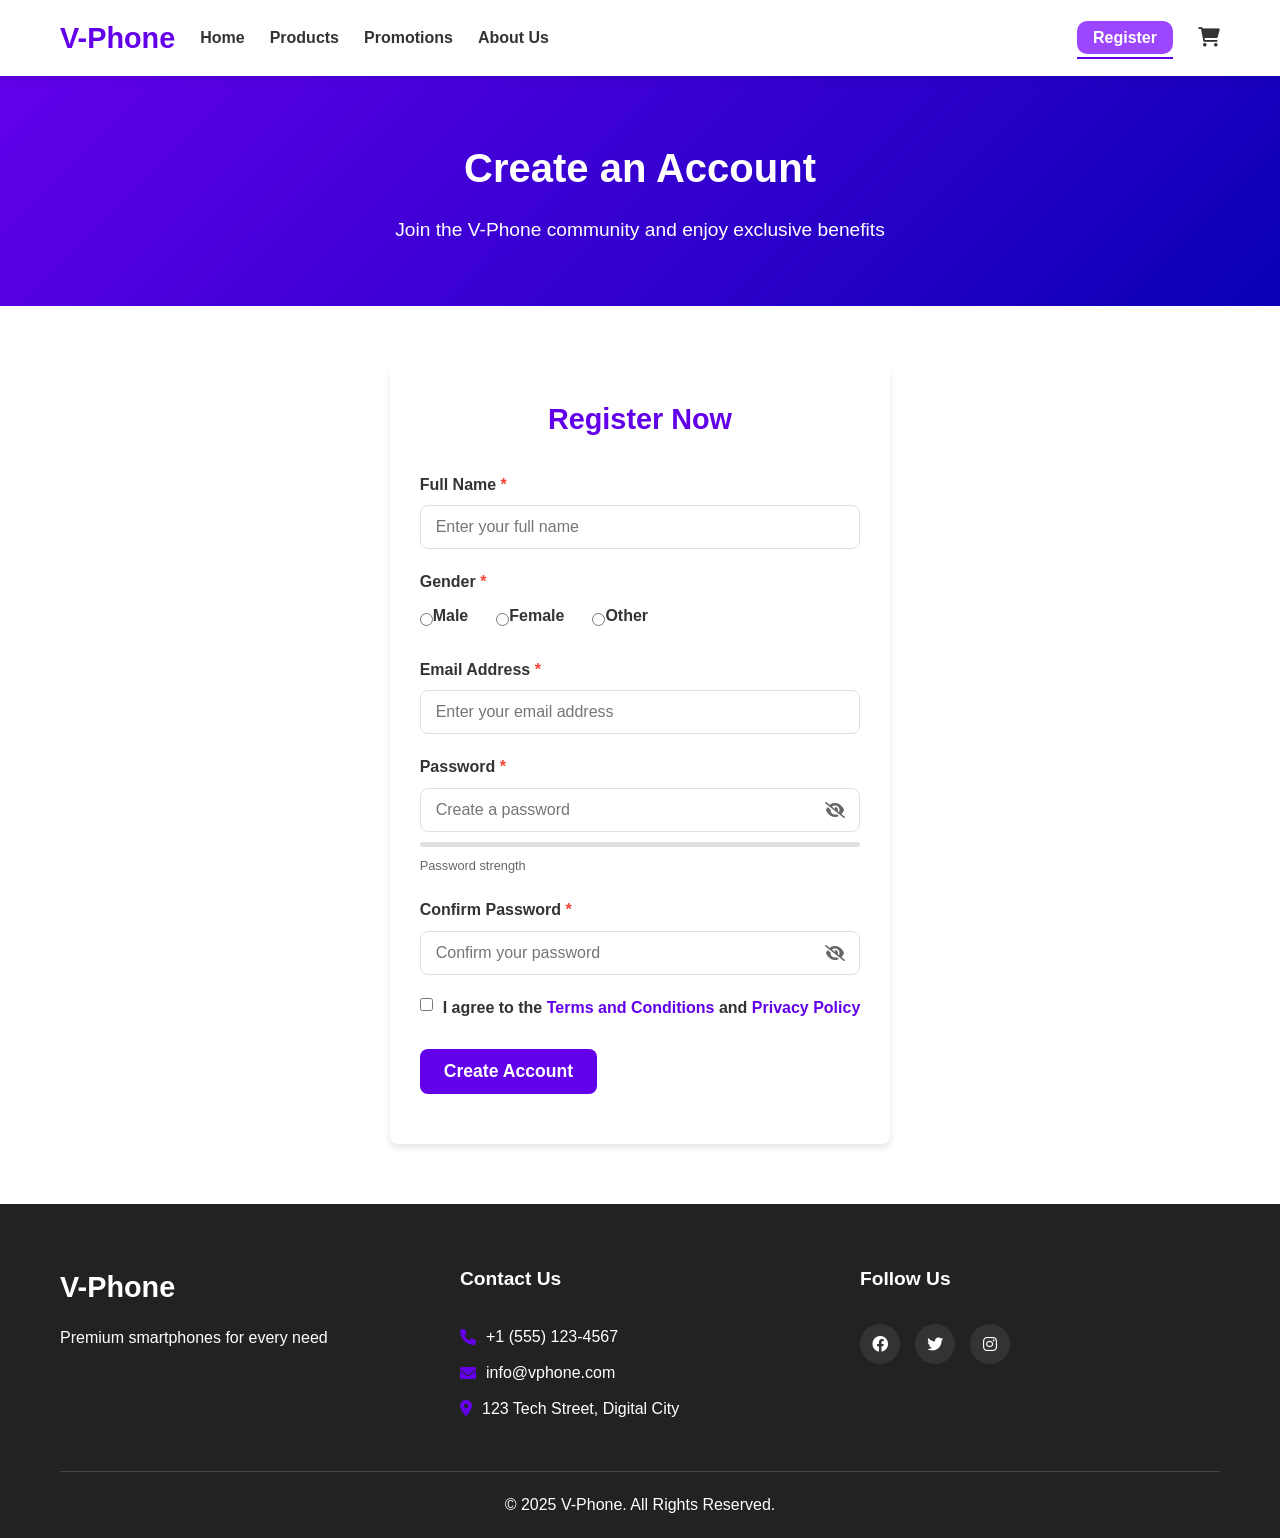
<file: html/register.html>
<!DOCTYPE html>
<html lang="en">
<head>
    <meta charset="UTF-8">
    <meta name="viewport" content="width=device-width, initial-scale=1.0">
    <title>Register - V-Phone</title>
    <link rel="stylesheet" href="/css/styles.css">
    <link rel="stylesheet" href="https://cdnjs.cloudflare.com/ajax/libs/font-awesome/6.0.0-beta3/css/all.min.css">
</head>
<body>
    <!-- navbar -->
    <header>
        <div class="container">
            <div class="logo">
                <h1><a href="index.html">V-Phone</a></h1>
            </div>
            <nav>
                <div class="hamburger">
                    <div class="line"></div>
                    <div class="line"></div>
                    <div class="line"></div>
                </div>
                <ul class="nav-links nav-left">
                    <li><a href="index.html">Home</a></li>
                    <li><a href="products.html">Products</a></li>
                    <li><a href="promotion.html">Promotions</a></li>
                    <li><a href="about.html">About Us</a></li>
                </ul>
                <ul class="nav-links nav-right">
                    <li><a href="register.html" class="btn-register active">Register</a></li>
                    <li><a href="cart.html" class="cart-link"><i class="fas fa-shopping-cart"></i><span id="cart-count" class="cart-count">0</span></a></li>
                </ul>
            </nav>
        </div>
    </header>

    <!-- contents -->
    <main>
        <section class="page-banner">
            <div class="container">
                <h1>Create an Account</h1>
                <p>Join the V-Phone community and enjoy exclusive benefits</p>
            </div>
        </section>

        <section class="register-section">
            <div class="container">
                <div class="register-container">
                    <div class="register-form-container">
                        <h2>Register Now</h2>
                        <form id="registerForm" class="register-form">
                            <!-- name -->
                            <div class="form-group">
                                <label for="fullName">Full Name <span class="required" >*</span></label>
                                <input type="text" id="fullName" name="fullName" placeholder="Enter your full name">
                                <span class="error-message" id="fullNameError"></span>
                            </div>
                            
                            <!-- gender -->
                            <div class="form-group">
                                <label>Gender <span class="required">*</span></label>
                                <div class="radio-group">
                                    <div class="radio-option">
                                        <input type="radio" id="male" name="gender" value="male">
                                        <label for="male">Male</label>
                                    </div>
                                    <div class="radio-option">
                                        <input type="radio" id="female" name="gender" value="female">
                                        <label for="female">Female</label>
                                    </div>
                                    <div class="radio-option">
                                        <input type="radio" id="other" name="gender" value="other">
                                        <label for="other">Other</label>
                                    </div>
                                </div>
                                <span class="error-message" id="genderError"></span>
                            </div>
                            
                            <!-- email -->
                            <div class="form-group">
                                <label for="email">Email Address <span class="required">*</span></label>
                                <input type="text" id="email" name="email" placeholder="Enter your email address">
                                <span class="error-message" id="emailError"></span>
                            </div>
                            
                            <!-- password -->
                            <div class="form-group">
                                <label for="password">Password <span class="required">*</span></label>
                                <div class="password-input">
                                    <input type="password" id="password" name="password" placeholder="Create a password">
                                    <i class="fas fa-eye-slash toggle-password" data-target="password"></i>
                                </div>
                                <div class="password-strength">
                                    <div class="strength-meter">
                                        <div class="strength-bar" id="strengthBar"></div>
                                    </div>
                                    <span class="strength-text" id="strengthText">Password strength</span>
                                </div>
                                <span class="error-message" id="passwordError"></span>
                            </div>
                            
                            <!-- confirm password -->
                            <div class="form-group">
                                <label for="confirmPassword">Confirm Password <span class="required">*</span></label>
                                <div class="password-input">
                                    <input type="password" id="confirmPassword" name="confirmPassword" placeholder="Confirm your password">
                                    <i class="fas fa-eye-slash toggle-password" data-target="confirmPassword"></i>
                                </div>
                                <span class="error-message" id="confirmPasswordError"></span>
                            </div>
                            
                            <!-- terms n conditions -->
                            <div class="form-group checkbox-group">
                                <input type="checkbox" id="terms" name="terms">
                                <label for="terms">I agree to the <a href="#">Terms and Conditions</a> and <a href="#">Privacy Policy</a></label>
                                <span class="error-message" id="termsError"></span>
                            </div>
                            
                            <div class="form-group">
                                <button type="submit" class="btn btn-large">Create Account</button>
                            </div>
                        </form>
                    </div>
                </div>
            </div>
        </section>
    </main>

    <!-- foot -->
    <footer>
        <div class="container">
            <div class="footer-content">
                <div class="footer-logo">
                    <h2>V-Phone</h2>
                    <p>Premium smartphones for every need</p>
                </div>
                <div class="footer-contact">
                    <h3>Contact Us</h3>
                    <p><i class="fas fa-phone"></i> +1 (555) 123-4567</p>
                    <p><i class="fas fa-envelope"></i> info@vphone.com</p>
                    <p><i class="fas fa-map-marker-alt"></i> 123 Tech Street, Digital City</p>
                </div>
                <div class="footer-social">
                    <h3>Follow Us</h3>
                    <div class="social-icons">
                        <a href="#"><i class="fab fa-facebook"></i></a>
                        <a href="#"><i class="fab fa-twitter"></i></a>
                        <a href="#"><i class="fab fa-instagram"></i></a>
                    </div>
                </div>
            </div>
            <div class="footer-bottom">
                <p>&copy; 2025 V-Phone. All Rights Reserved.</p>
            </div>
        </div>
    </footer>

    <script src="/js/script.js"></script>
    <script src="/js/validation.js"></script>
</body>
</html>
</file>
<file: css/styles.css>
* {
  margin: 0;
  padding: 0;
  box-sizing: border-box;
}
body {
  font-family: "Segoe UI", Tahoma, Verdana, sans-serif;
  line-height: 1.6;
  color: #333333;
  background-color: #ffffff;
}
.container {
  width: 100%;
  max-width: 1200px;
  margin: 0 auto;
  padding: 0 20px;
}
a {
  text-decoration: none;
  color: #6200ea;
  transition: all 0.3s ease;
}
a:hover {
  color: #9d46ff;
}
ul {
  list-style: none;
}
img {
  max-width: 100%;
  height: auto;
  display: block;
}
.btn {
  display: inline-block;
  background-color: #6200ea;
  color: white;
  padding: 10px 20px;
  border-radius: 8px;
  border: none;
  cursor: pointer;
  transition: all 0.3s ease;
  font-weight: 600;
  text-align: center;
}
.btn:hover {
  background-color: #9d46ff;
  color: white;
  transform: translateY(-2px);
}
.btn-large {
  padding: 12px 24px;
  font-size: 1.1rem;
}
.section-title {
  text-align: center;
  margin-bottom: 40px;
  font-size: 2rem;
  color: #6200ea;
  position: relative;
  padding-bottom: 15px;
}
header {
  background-color: white;
  box-shadow: 0 2px 10px rgba(0, 0, 0, 0.1);
  position: sticky;
  z-index: 1000;
}
header .container {
  display: flex;
  justify-content: space-between;
  align-items: center;
  padding: 15px 20px;
}
.logo h1 {
  font-size: 1.8rem;
  color: #6200ea;
  font-weight: 700;
  white-space: nowrap;
}
/* navbar */
nav {
  display: flex;
  align-items: center;
  justify-self: space-between;
  width: 100%;
}
.nav-links {
  display: flex;
  align-items: center;
}
.nav-links li {
  margin-left: 25px;
}
.nav-links a {
  color: #333333;
  font-weight: 600;
  position: relative;
}
.nav-links a::after {
  content: "";
  position: absolute;
  bottom: -5px;
  left: 0;
  width: 0;
  height: 2px;
  background-color: #6200ea;
  transition: all 0.3s ease;
}
.nav-links a:hover::after,
.nav-links a.active::after {
  width: 100%;
}
.nav-links a.active {
  color: #9d46ff;
}
.btn-register {
  background-color: #6200ea;
  color: white !important;
  padding: 8px 16px;
  border-radius: 10px;
  margin-left: 20px;
  position: relative;
  text-decoration: none;
  font-weight: 600;
}
.btn-register:hover, 
.btn-register.active{
  background-color: #9d46ff;
  color: white;
}
.btn-register.active::after {
  content: "";
  position: absolute;
  bottom: -5px;
  left: 0;
  width: 100%;
  height: 2px;
  background-color: #6200ea;
  transition: all 0.3s ease;
}
.nav-left{
  flex: 1;
  justify-content: flex-start;
}
.nav-right{
  justify-content: flex-end;
}
.hamburger {
  display: none;
  cursor: pointer;
}
.hamburger .line {
  width: 25px;
  height: 3px;
  background-color: #333333;
  margin: 5px 0;
  border-radius: 3px;
  transition: all 0.3s ease;
}

/* slider */
.hero {
  padding: 0;
  background-color: #f5f5f5;
}
.slider-container {
  position: relative;
  overflow: hidden;
  border-radius: 8px;
  margin: 20px 0;
  box-shadow: 0 4px 6px rgba(0, 0, 0, 0.1);
}
.slider {
  display: flex;
  transition: transform 0.5s ease;
}
.slide {
  min-width: 100%;
  position: relative;
  display: none;
}
.slide.active {
  display: block;
}
.slide img {
  width: 100%;
  height: 500px;
  object-fit: cover;
}
.slide-content {
  position: absolute;
  bottom: 0;
  left: 0;
  width: 100%;
  padding: 30px;
  background: linear-gradient(to top, rgba(0, 0, 0, 0.8), transparent); 
  color: white;
}
.slide-content h2 {
  font-size: 2rem;
  margin-bottom: 10px;
}
.slide-content p {
  margin-bottom: 20px;
  font-size: 1.1rem;
}
.slider-controls {
  position: absolute;
  bottom: 20px;
  right: 20px;
  display: flex;
  align-items: center;
}
.prev-btn,
.next-btn {
  background-color: rgba(255, 255, 255, 0.7);
  border: none;
  width: 40px;
  height: 40px;
  border-radius: 50%;
  display: flex;
  align-items: center;
  justify-content: center;
  cursor: pointer;
  transition: all 0.3s ease;
  margin: 0 5px;
}
.prev-btn:hover,
.next-btn:hover {
  background-color: white;
}
.dots {
  display: flex;
  margin: 0 10px;
}
.dot {
  width: 12px;
  height: 12px;
  border-radius: 50%;
  background-color: rgba(255, 255, 255, 0.5);
  margin: 0 5px;
  cursor: pointer;
  transition: all 0.3s ease;
}
.dot.active {
  background-color: white;
}

.featured-products {
  padding: 80px 0;
}

/* products card */
.product-grid {
  display: grid;
  grid-template-columns: repeat(auto-fill, minmax(300px, 1fr));
  gap: 30px;
}
.product-card {
  background-color: white;
  border-radius: 8px;
  overflow: hidden;
  box-shadow: 0 4px 6px rgba(0, 0, 0, 0.1);
  transition: all 0.3s ease;
}
.product-card:hover {
  transform: translateY(-5px);
  box-shadow: 0 10px 20px rgba(0, 0, 0, 0.1);
}
.product-image {
  position: relative;
  height: 200px;
}
.product-image img {
  width: 100%;
  height: 100%;
  object-fit: contain;
}
.product-tag {
  position: absolute;
  top: 10px;
  right: 10px;
  background-color: #6200ea;
  color: white;
  padding: 5px 10px;
  border-radius: 20px;
  font-size: 0.8rem;
  font-weight: 600;
}
.product-info {
  padding: 20px;
}
.product-info h3 {
  margin-bottom: 10px;
  font-size: 1.3rem;
}
.product-description {
  color: #666666;
  margin-bottom: 15px;
  font-size: 0.9rem;
}
.product-price {
  font-size: 1.4rem;
  font-weight: 700;
  color: #6200ea;
  margin-bottom: 15px;
}
.product-specs {
  display: flex;
  flex-wrap: wrap;
  gap: 10px;
  margin-bottom: 15px;
}
.product-specs span {
  background-color: #f5f5f5;
  padding: 5px 10px;
  border-radius: 20px;
  font-size: 0.8rem;
  display: flex;
  align-items: center;
}
.product-specs span i {
  margin-right: 5px;
}

/* foot */
footer {
  background-color: #222;
  color: white;
  padding: 60px 0 20px;
}
.footer-content {
  display: grid;
  grid-template-columns: repeat(auto-fit, minmax(200px, 1fr));
  gap: 40px;
  margin-bottom: 40px;
}
.footer-logo h2 {
  font-size: 1.8rem;
  margin-bottom: 15px;
}
.footer-links h3,
.footer-contact h3,
.footer-social h3 {
  font-size: 1.2rem;
  margin-bottom: 20px;
  position: relative;
  padding-bottom: 10px;
}
.footer-links ul li {
  margin-bottom: 10px;
}
.footer-links ul li a {
  color: #ccc;
  transition: all 0.3s ease;
}
.footer-links ul li a:hover {
  color: white;
  padding-left: 5px;
}
.footer-contact p {
  margin-bottom: 10px;
  display: flex;
  align-items: center;
}
.footer-contact p i {
  margin-right: 10px;
  color: #6200ea;
}
.social-icons {
  display: flex;
  gap: 15px;
}
.social-icons a {
  display: flex;
  align-items: center;
  justify-content: center;
  width: 40px;
  height: 40px;
  background-color: #333;
  color: white;
  border-radius: 50%;
  transition: all 0.3s ease;
}
.social-icons a:hover {
  background-color: #6200ea;
  transform: translateY(-3px);
}
.footer-bottom {
  text-align: center;
  padding-top: 20px;
  border-top: 1px solid #444;
}

.page-banner {
  background: linear-gradient(135deg, #6200ea, #0a00b6);
  color: white;
  text-align: center;
  padding: 60px 0;
}
.page-banner h1 {
  font-size: 2.5rem;
  margin-bottom: 15px;
}
.page-banner p {
  font-size: 1.2rem;
  max-width: 700px;
  margin: 0 auto;
}

/* product page */
.products-section {
  padding: 60px 0;
}
.filter-container {
  margin-bottom: 40px;
  text-align: center;
}
.filter-options {
  display: flex;
  justify-content: center;
  flex-wrap: wrap;
  gap: 15px;
  margin-top: 20px;
}
.filter-btn {
  background-color: #f5f5f5;
  border: none;
  padding: 10px 20px;
  border-radius: 30px;
  cursor: pointer;
  transition: all 0.3s ease;
  font-weight: 600;
}
.filter-btn:hover,
.filter-btn.active {
  background-color: #6200ea;
  color: white;
}

/* promo page */
.current-promotions {
  padding: 60px 0;
}
.promo-cards {
  display: grid;
  grid-template-columns: repeat(auto-fill, minmax(300px, 1fr));
  gap: 30px;
}
.promo-card {
  background-color: white;
  border-radius: 8px;
  overflow: hidden;
  box-shadow: 0 4px 6px rgba(0, 0, 0, 0.1);
  transition: all 0.3s ease;
}
.promo-card:hover {
  transform: translateY(-5px);
  box-shadow: 0 10px 20px rgba(0, 0, 0, 0.1);
}
.promo-image {
  position: relative;
  height: 200px;
}
.promo-image img {
  width: 100%;
  height: 100%;
  object-fit: cover;
}
.promo-tag {
  position: absolute;
  top: 10px;
  right: 10px;
  background-color: #ff6d00;
  color: white;
  padding: 5px 10px;
  border-radius: 20px;
  font-size: 0.8rem;
  font-weight: 600;
}
.promo-content {
  padding: 20px;
}
.promo-content h3 {
  margin-bottom: 10px;
  font-size: 1.3rem;
}
.promo-dates {
  color: #666666;
  font-style: italic;
  margin: 15px 0;
  font-size: 0.9rem;
}
.shop-benefits{
  padding: 60px 0;
  background-color: #f5f5f5;
}
.benefit-content {
  display: grid;
  grid-template-columns: 1fr 1fr;
  gap: 40px;
  align-items: center;
}
.benefit-info h2 {
  font-size: 2rem;
  margin-bottom: 20px;
  color: #6200ea;
}
.benefits-list {
  margin: 20px 0;
}
.benefits-list li {
  margin-bottom: 10px;
  display: flex;
  align-items: center;
}
.benefits-list li i {
  color: #4caf50;
  margin-right: 10px;
}
.benefits-image img {
  border-radius: 8px;
  box-shadow: 0 4px 6px rgba(0, 0, 0, 0.1);
}
.benefits-section {
  padding: 60px 0;
}
.benefits-grid {
  display: grid;
  grid-template-columns: repeat(auto-fill, minmax(250px, 1fr));
  gap: 30px;
}
.benefit-card {
  background-color: white;
  padding: 30px;
  border-radius: 8px;
  box-shadow: 0 4px 6px rgba(0, 0, 0, 0.1);
  text-align: center;
  transition: all 0.3s ease;
}
.benefit-card:hover {
  transform: translateY(-5px);
}
.benefit-icon {
  font-size: 2.5rem;
  color: #6200ea;
  margin-bottom: 20px;
}
.benefit-card h3 {
  margin-bottom: 15px;
}
.benefit-card p {
  color: #666666;
  font-size: 0.9rem;
}

/* about us pge */
.about-intro {
  padding: 60px 0;
}
.about-content {
  display: grid;
  grid-template-columns: 1fr 1fr;
  gap: 40px;
  align-items: center;
}
.about-image img {
  border-radius: 8px;
  box-shadow: 0 4px 6px rgba(0, 0, 0, 0.1);
}
.about-text h2 {
  font-size: 2rem;
  margin-bottom: 20px;
  color: #6200ea;
}
.about-text p {
  margin-bottom: 15px;
}
.mission-values {
  padding: 60px 0;
  background-color: #f5f5f5;
}
.mission-content {
  display: grid;
  grid-template-columns: 1fr 2fr;
  gap: 40px;
}
.mission h2,
.values h2 {
  font-size: 2rem;
  margin-bottom: 20px;
  color: #6200ea;
}
.mission p {
  font-size: 1.2rem;
  line-height: 1.8;
}
.values-grid {
  display: grid;
  grid-template-columns: repeat(auto-fill, minmax(200px, 1fr));
  gap: 20px;
}
.value-item {
  background-color: white;
  padding: 20px;
  border-radius: 8px;
  box-shadow: 0 4px 6px rgba(0, 0, 0, 0.1);
  text-align: center;
}
.value-icon {
  font-size: 2rem;
  color: #6200ea;
  margin-bottom: 15px;
}
.value-item h3 {
  margin-bottom: 10px;
}
.our-approach {
  padding: 60px 0;
  background-color: white;
}
.approach-content {
  display: flex;
  flex-direction: column;
  gap: 40px;
}
.approach-grid {
  display: grid;
  grid-template-columns: repeat(auto-fill, minmax(250px, 1fr));
  gap: 30px;
}
.approach-item {
  padding: 30px;
  background-color: #f5f5f5;
  border-radius: 8px;
  box-shadow: 0 4px 6px rgba(0, 0, 0, 0.1);
  transition: all 0.3s ease;
}
.approach-item:hover {
  transform: translateY(-5px);
}
.approach-icon {
  font-size: 2.5rem;
  color: #6200ea;
  margin-bottom: 20px;
}
.approach-item h3 {
  margin-bottom: 15px;
  font-size: 1.3rem;
}
.approach-item p {
  color: #666666;
  font-size: 0.9rem;
}
.timeline {
  padding: 60px 0;
}
.timeline-container {
  position: relative;
  max-width: 800px;
  margin: 0 auto;
}
.timeline-container::after {
  content: "";
  position: absolute;
  width: 4px;
  background-color: #6200ea;
  top: 0;
  bottom: 0;
  left: 50%;
  transform: translateX(-50%);
}
.timeline-item {
  position: relative;
  margin-bottom: 50px;
}
.timeline-dot {
  position: absolute;
  width: 20px;
  height: 20px;
  background-color: #6200ea;
  border-radius: 50%;
  top: 15px;
  left: 50%;
  transform: translateX(-50%);
  z-index: 1;
}
.timeline-content {
  position: relative;
  width: 45%;
  padding: 20px;
  background-color: white;
  border-radius: 8px;
  box-shadow: 0 4px 6px rgba(0, 0, 0, 0.1);
}
.timeline-item:nth-child(odd) .timeline-content {
  left: 0;
}
.timeline-item:nth-child(even) .timeline-content {
  left: 55%;
}
.timeline-date {
  display: inline-block;
  padding: 5px 15px;
  background-color: #6200ea;
  color: white;
  border-radius: 20px;
  font-weight: 600;
  margin-bottom: 15px;
}
.timeline-content h3 {
  margin-bottom: 10px;
}
.timeline-content p {
  color: #666666;
  font-size: 0.9rem;
}
.contact-info {
  padding: 60px 0;
}
.contact-grid {
  display: grid;
  grid-template-columns: repeat(auto-fill, minmax(250px, 1fr));
  gap: 30px;
}
.contact-card {
  background-color: white;
  padding: 30px;
  border-radius: 8px;
  box-shadow: 0 4px 6px rgba(0, 0, 0, 0.1);
  text-align: center;
  transition: all 0.3s ease;
}
.contact-card:hover {
  transform: translateY(-5px);
}
.contact-icon {
  font-size: 2.5rem;
  color: #6200ea;
  margin-bottom: 20px;
}
.contact-card h3 {
  margin-bottom: 15px;
}
.social-media {
  padding: 60px 0;
  background-color: #f5f5f5;
}
.social-grid {
  display: grid;
  grid-template-columns: repeat(auto-fill, minmax(200px, 1fr));
  gap: 20px;
  max-width: 800px;
  margin: 0 auto;
}
.social-card {
  display: flex;
  flex-direction: column;
  align-items: center;
  justify-content: center;
  padding: 30px;
  border-radius: 8px;
  color: white;
  transition: all 0.3s ease;
}
.social-card:hover {
  transform: translateY(-5px);
}
.social-card i {
  font-size: 2.5rem;
  margin-bottom: 15px;
}
.social-card.facebook {
  background-color: #3b5998;
}
.social-card.twitter {
  background-color: #1da1f2;
}
.social-card.instagram {
  background: linear-gradient(
    45deg,
    #405de6,
    #5851db,
    #833ab4,
    #c13584,
    #e1306c,
    #fd1d1d
  );
}
.social-card.youtube {
  background-color: #ff0000;
}

/* register page */
.register-section {
  padding: 60px 0;
}
.register-container {
  display: grid;
  gap: 40px;
  align-items: center;
  justify-content: center;
}
.register-form-container {
  background-color: white;
  padding: 30px;
  border-radius: 8px;
  box-shadow: 0 4px 6px rgba(0, 0, 0, 0.1);
}
.register-form-container h2 {
  font-size: 1.8rem;
  margin-bottom: 30px;
  color: #6200ea;
  text-align: center;
}
.register-form .form-group {
  margin-bottom: 20px;
}
.register-form label {
  display: block;
  margin-bottom: 8px;
  font-weight: 600;
}
.register-form .required {
  color: #f44336;
}
.register-form input[type="text"],
.register-form input[type="email"],
.register-form input[type="password"] {
  width: 100%;
  padding: 12px 15px;
  border: 1px solid #e0e0e0;
  border-radius: 8px;
  font-size: 1rem;
  transition: all 0.3s ease;
}
.radio-group {
  display: flex;
  gap: 20px;
}
.radio-option {
  display: flex;
  align-items: center;
}
.radio-option {
  margin-right: 8px;
}
.password-input {
  position: relative;
}
.toggle-password {
  position: absolute;
  right: 15px;
  top: 50%;
  transform: translateY(-50%);
  cursor: pointer;
  color: #666666;
}
.password-strength {
  margin-top: 10px;
}
.strength-meter {
  height: 5px;
  background-color: #e0e0e0;
  border-radius: 3px;
  margin-bottom: 5px;
}
.strength-bar {
  height: 100%;
  width: 0;
  border-radius: 3px;
  transition: all 0.3s ease;
}
.strength-text {
  font-size: 0.8rem;
  color: #666666;
}
.checkbox-group {
  display: flex;
  align-items: flex-start;
}
.checkbox-group input[type="checkbox"] {
  margin-right: 10px;
  margin-top: 3px;
}
.error-message {
  color: #f44336;
  font-size: 0.8rem;
  margin-top: 5px;
  display: block;
}

/* responsive */
@media screen and (max-width: 768px) {
  .hamburger {
    z-index: 1000;
    display: block;
    margin-left: auto;  
  }
  nav{
    flex-direction: column;
    align-items: flex-start;
    position: relative;
  }
  .nav-left,
  .nav-right {
    position: fixed;
    top: 70px;
    left: -100%;
    width: 100%;
    background-color: white;
    flex-direction: column;
    align-items: center;
    justify-content: flex-start;
    padding-top: 40px;
    transition: all 0.3s ease;
    z-index: 999;
    display: flex;
    padding-top: 20px;
  }
  .nav-right{
    top: auto;
  }
  .nav-left.active,
  .nav-right.active {
    left: 0;
  }
  .nav-left li,
  .nav-right li {
    margin: 15px 0;
  }
  .slide img {
    height: 300px;
  }
  .slide-content {
    padding: 20px;
  }
  .slide-content h2 {
    font-size: 1.5rem;
  }
  .about-content,
  .benefit-content,
  .mission-content,
  .register-container {
    grid-template-columns: 1fr;
  }
  .timeline-container::after {
    left: 30px;
  }
  .timeline-dot {
    left: 30px;
  }
  .timeline-content {
    width: calc(100% - 60px);
    left: 60px !important;
  }
}

/* payment result page */
.result-section {
  padding: 60px 0;
}
.result-card {
  max-width: 520px;
  margin: 0 auto;
  text-align: center;
  padding: 40px 30px;
  border-radius: 12px;
  box-shadow: 0 4px 20px rgba(0, 0, 0, 0.1);
}
.result-card > i {
  font-size: 4rem;
  margin-bottom: 20px;
}
.result-card h2 {
  margin-bottom: 10px;
}
.result-order {
  margin: 15px 0 25px;
  color: #666666;
  word-break: break-all;
}
.result-actions {
  display: flex;
  gap: 12px;
  justify-content: center;
  flex-wrap: wrap;
}
.btn-outline {
  background-color: transparent;
  color: #6200ea;
  border: 2px solid #6200ea;
  padding: 8px 20px;
}
.btn-outline:hover {
  background-color: #6200ea;
  color: white;
}
.result-note {
  margin-top: 25px;
  font-size: 0.85rem;
  color: #999999;
}
.result-success > i { color: #2e7d32; }
.result-pending > i { color: #ed8b00; }
.result-error > i   { color: #c62828; }
.result-unknown > i { color: #666666; }

/* cart badge */
.cart-link {
  position: relative;
  font-size: 1.2rem;
}
.cart-count {
  display: none;
  position: absolute;
  top: -10px;
  right: -14px;
  background: #e53935;
  color: white;
  font-size: 0.7rem;
  font-weight: 700;
  min-width: 18px;
  height: 18px;
  line-height: 18px;
  text-align: center;
  border-radius: 9px;
  padding: 0 4px;
}

/* cart page */
.cart-section {
  padding: 60px 0;
}
.cart-status {
  text-align: center;
  color: #666666;
}
.cart-empty {
  text-align: center;
  padding: 40px 0;
}
.cart-empty > i {
  font-size: 4rem;
  color: #cccccc;
  margin-bottom: 20px;
}
.cart-empty h2 {
  margin-bottom: 8px;
}
.cart-empty p {
  margin-bottom: 20px;
  color: #666666;
}
.cart-items {
  display: flex;
  flex-direction: column;
  gap: 16px;
}
.cart-row {
  display: grid;
  grid-template-columns: 80px 1fr auto auto auto;
  gap: 16px;
  align-items: center;
  padding: 16px;
  border-radius: 12px;
  box-shadow: 0 2px 12px rgba(0, 0, 0, 0.08);
}
.cart-row img {
  width: 80px;
  height: 80px;
  object-fit: contain;
  border-radius: 8px;
}
.cart-name {
  font-weight: 600;
}
.cart-unit {
  color: #666666;
  font-size: 0.9rem;
}
.cart-qty {
  display: flex;
  align-items: center;
  gap: 10px;
}
.cart-qty button {
  width: 32px;
  height: 32px;
  border-radius: 8px;
  border: 2px solid #6200ea;
  background: white;
  color: #6200ea;
  font-weight: 700;
  cursor: pointer;
}
.cart-qty button:hover:not(:disabled) {
  background: #6200ea;
  color: white;
}
.cart-qty button:disabled {
  opacity: 0.35;
  cursor: not-allowed;
}
.cart-line-total {
  font-weight: 700;
  min-width: 140px;
  text-align: right;
}
.cart-remove {
  background: none;
  border: none;
  color: #c62828;
  cursor: pointer;
  font-size: 1.1rem;
  padding: 8px;
}
.cart-summary {
  display: flex;
  justify-content: space-between;
  align-items: center;
  margin: 30px 0 20px;
  padding: 20px;
  border-radius: 12px;
  background: #f5f0ff;
  font-size: 1.3rem;
}
.cart-summary strong {
  color: #6200ea;
}
.cart-actions {
  display: flex;
  justify-content: flex-end;
  gap: 12px;
  flex-wrap: wrap;
}

@media (max-width: 700px) {
  .cart-row {
    grid-template-columns: 70px 1fr;
  }
  .cart-line-total {
    text-align: left;
  }
}

@media screen and (max-width: 480px) {
  .section-title {
    font-size: 1.5rem;
  }
  .slide-content h2 {
    font-size: 1.2rem;
  }
  .slide-content p {
    font-size: 0.9rem;
  }
  .radio-group {
    flex-direction: column;
    gap: 10px;
  }
}
</file>
